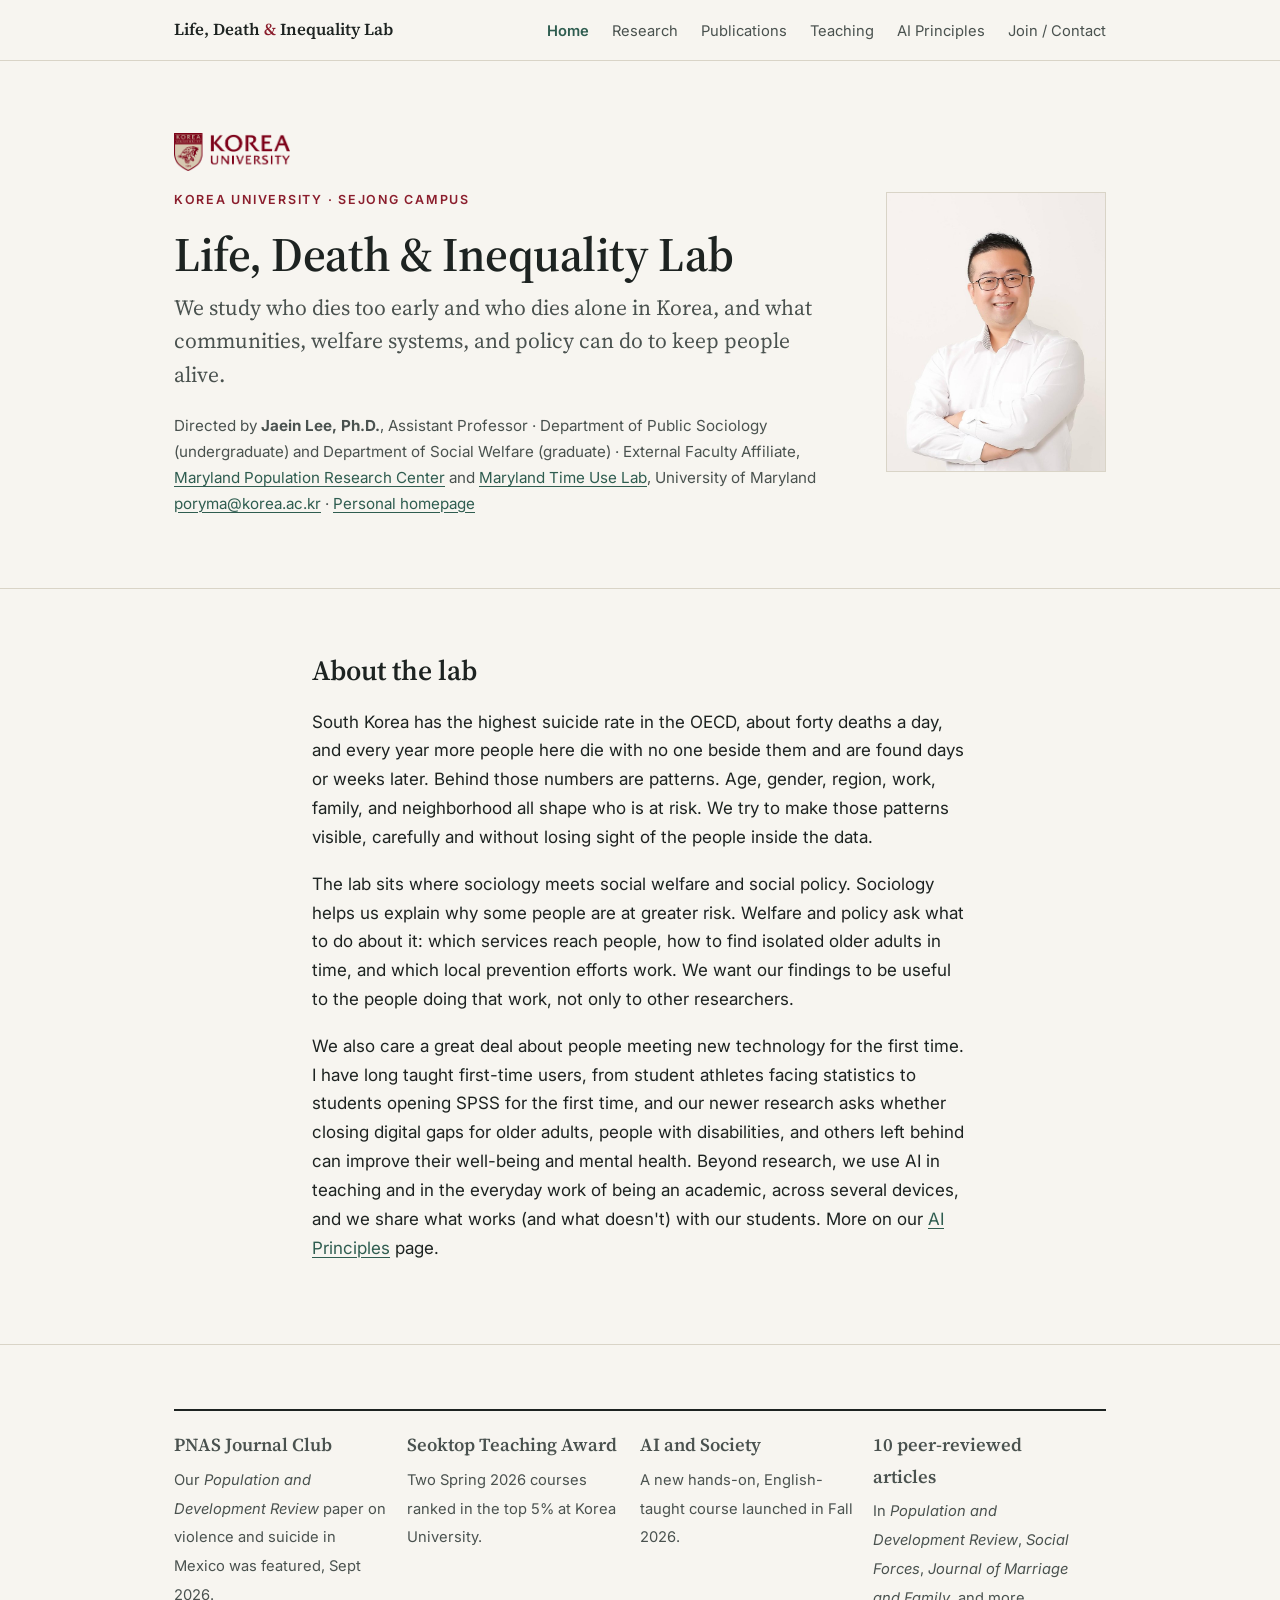
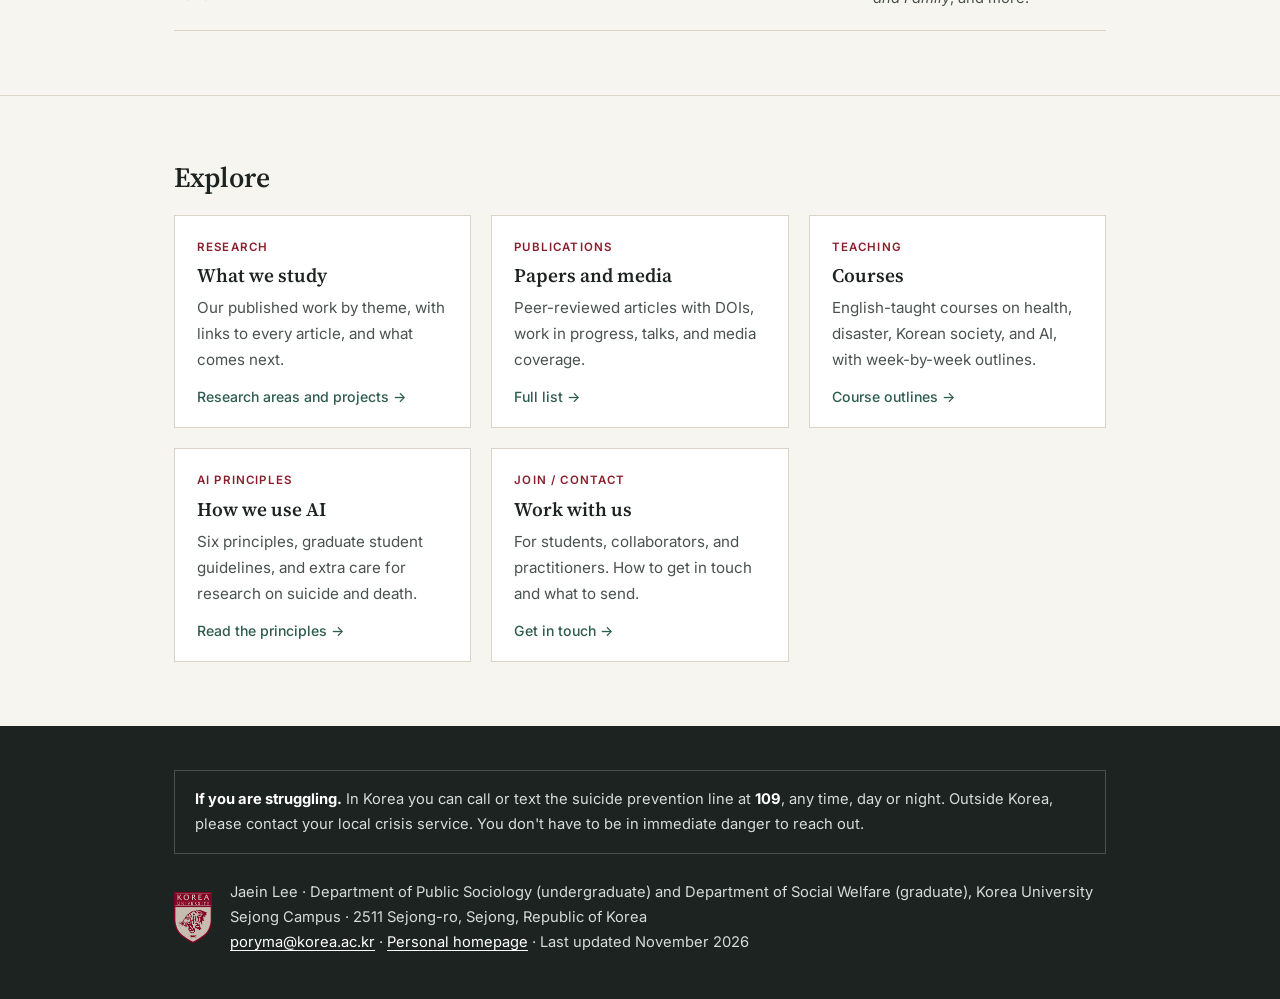
<file: index.html>
<!DOCTYPE html>
<html lang="en">
<head>
  <meta charset="utf-8">
  <meta name="viewport" content="width=device-width, initial-scale=1">
  <title>Life, Death & Inequality Lab · Jaein Lee · Korea University</title>
  <meta name="description" content="Jaein Lee&#x27;s lab at Korea University Sejong: suicide, solitary death, mental health, and inequality in mortality, from sociology, social welfare, and social policy.">
  <link rel="preconnect" href="https://fonts.googleapis.com">
  <link rel="preconnect" href="https://fonts.gstatic.com" crossorigin>
  <link href="https://fonts.googleapis.com/css2?family=Inter:wght@400;500;600&family=Source+Serif+4:opsz,wght@8..60,400;8..60,600&display=swap" rel="stylesheet">
  <link rel="stylesheet" href="style.css?v=20261127b">
</head>
<body>

<header class="site">
  <div class="wrap">
    <a class="brand" href="index.html">Life, Death <span>&amp;</span> Inequality Lab</a>
    <nav>
      <a href="index.html" class="active" aria-current="page">Home</a>
      <a href="research.html">Research</a>
      <a href="publications.html">Publications</a>
      <a href="teaching.html">Teaching</a>
      <a href="ai.html">AI Principles</a>
      <a href="join.html">Join / Contact</a>
    </nav>
  </div>
</header>

<main>
  <div class="hero">
    <div class="wrap hero-grid">
      <div>
        <a class="ku-sig" href="https://sejong.korea.ac.kr/" title="Korea University Sejong Campus"><img src="img/ku-signature.png" alt="Korea University" width="116" height="38"></a>
        <div class="kicker">Korea University · Sejong Campus</div>
        <h1>Life, Death &amp; Inequality Lab</h1>
        <p class="lede">We study who dies too early and who dies alone in Korea, and what communities, welfare systems, and policy can do to keep people alive.</p>
        <p class="meta">Directed by <strong>Jaein Lee, Ph.D.</strong>, Assistant Professor · Department of Public Sociology (undergraduate) and Department of Social Welfare (graduate) · External Faculty Affiliate, <a href="https://www.popcenter.umd.edu/people">Maryland Population Research Center</a> and <a href="https://socy.umd.edu/research/maryland-time-use-laboratory/people">Maryland Time Use Lab</a>, University of Maryland<br>
          <a href="mailto:poryma@korea.ac.kr">poryma@korea.ac.kr</a> · <a href="https://poryma.github.io/">Personal homepage</a></p>
      </div>
      <img class="portrait" src="photo.jpg" alt="Portrait of Jaein Lee" width="714" height="1000">
    </div>
  </div>

  <section>
    <div class="wrap prose">
      <h2>About the lab</h2>
      <p>South Korea has the highest suicide rate in the OECD, about forty deaths a day, and every year more people here die with no one beside them and are found days or weeks later. Behind those numbers are patterns. Age, gender, region, work, family, and neighborhood all shape who is at risk. We try to make those patterns visible, carefully and without losing sight of the people inside the data.</p>
      <p>The lab sits where sociology meets social welfare and social policy. Sociology helps us explain why some people are at greater risk. Welfare and policy ask what to do about it: which services reach people, how to find isolated older adults in time, and which local prevention efforts work. We want our findings to be useful to the people doing that work, not only to other researchers.</p>
      <p>We also care a great deal about people meeting new technology for the first time. I have long taught first-time users, from student athletes facing statistics to students opening SPSS for the first time, and our newer research asks whether closing digital gaps for older adults, people with disabilities, and others left behind can improve their well-being and mental health. Beyond research, we use AI in teaching and in the everyday work of being an academic, across several devices, and we share what works (and what doesn't) with our students. More on our <a href="ai.html">AI Principles</a> page.</p>
    </div>
  </section>

  <section>
    <div class="wrap">
      <div class="highlights">
        <div><span class="big">PNAS Journal Club</span><span>Our <em>Population and Development Review</em> paper on violence and suicide in Mexico was featured, Sept 2026.</span></div>
        <div><span class="big">Seoktop Teaching Award</span><span>Two Spring 2026 courses ranked in the top 5% at Korea University.</span></div>
        <div><span class="big">AI and Society</span><span>A new hands-on, English-taught course launched in Fall 2026.</span></div>
        <div><span class="big">10 peer-reviewed articles</span><span>In <em>Population and Development Review</em>, <em>Social Forces</em>, <em>Journal of Marriage and Family</em>, and more.</span></div>
      </div>
    </div>
  </section>

  <section>
    <div class="wrap">
      <h2>Explore</h2>
      <div class="cards">
        <a class="card" href="research.html"><div class="label">Research</div><h3>What we study</h3><p>Our published work by theme, with links to every article, and what comes next.</p><span class="more">Research areas and projects →</span></a>
        <a class="card" href="publications.html"><div class="label">Publications</div><h3>Papers and media</h3><p>Peer-reviewed articles with DOIs, work in progress, talks, and media coverage.</p><span class="more">Full list →</span></a>
        <a class="card" href="teaching.html"><div class="label">Teaching</div><h3>Courses</h3><p>English-taught courses on health, disaster, Korean society, and AI, with week-by-week outlines.</p><span class="more">Course outlines →</span></a>
        <a class="card" href="ai.html"><div class="label">AI Principles</div><h3>How we use AI</h3><p>Six principles, graduate student guidelines, and extra care for research on suicide and death.</p><span class="more">Read the principles →</span></a>
        <a class="card" href="join.html"><div class="label">Join / Contact</div><h3>Work with us</h3><p>For students, collaborators, and practitioners. How to get in touch and what to send.</p><span class="more">Get in touch →</span></a>
      </div>
    </div>
  </section>

</main>

<footer class="site">
  <div class="wrap">
    <div class="care">
      <strong>If you are struggling.</strong> In Korea you can call or text the suicide prevention line at <strong>109</strong>, any time, day or night. Outside Korea, please contact your local crisis service. You don't have to be in immediate danger to reach out.
    </div>
    <div class="ku-row"><a href="https://sejong.korea.ac.kr/" class="ku-mark" title="Korea University Sejong Campus"><img src="img/ku-emblem.png" alt="Korea University emblem" width="38" height="51"></a>
    <p>Jaein Lee · Department of Public Sociology (undergraduate) and Department of Social Welfare (graduate), Korea University Sejong Campus · 2511 Sejong-ro, Sejong, Republic of Korea<br>
      <a href="mailto:poryma@korea.ac.kr">poryma@korea.ac.kr</a> · <a href="https://poryma.github.io/">Personal homepage</a> · Last updated November 2026</p></div>
  </div>
</footer>

</body>
</html>
</file>
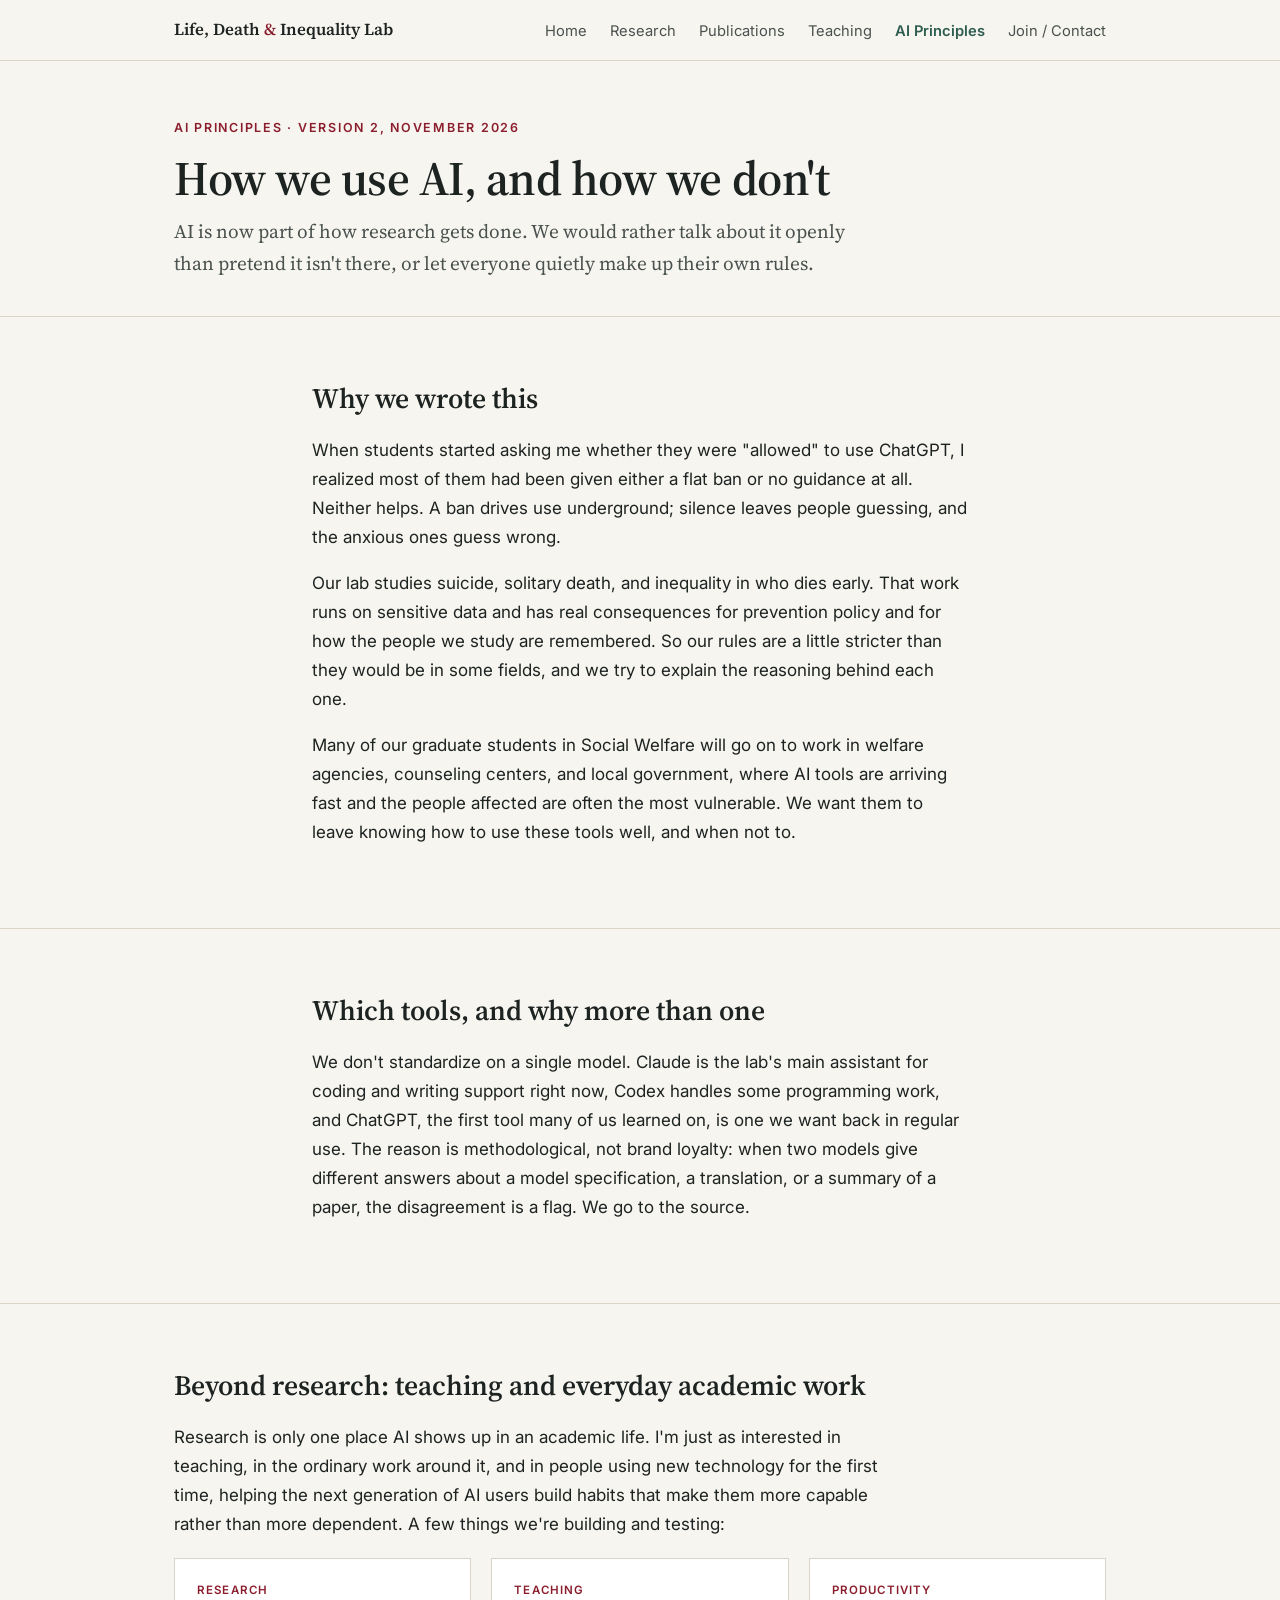
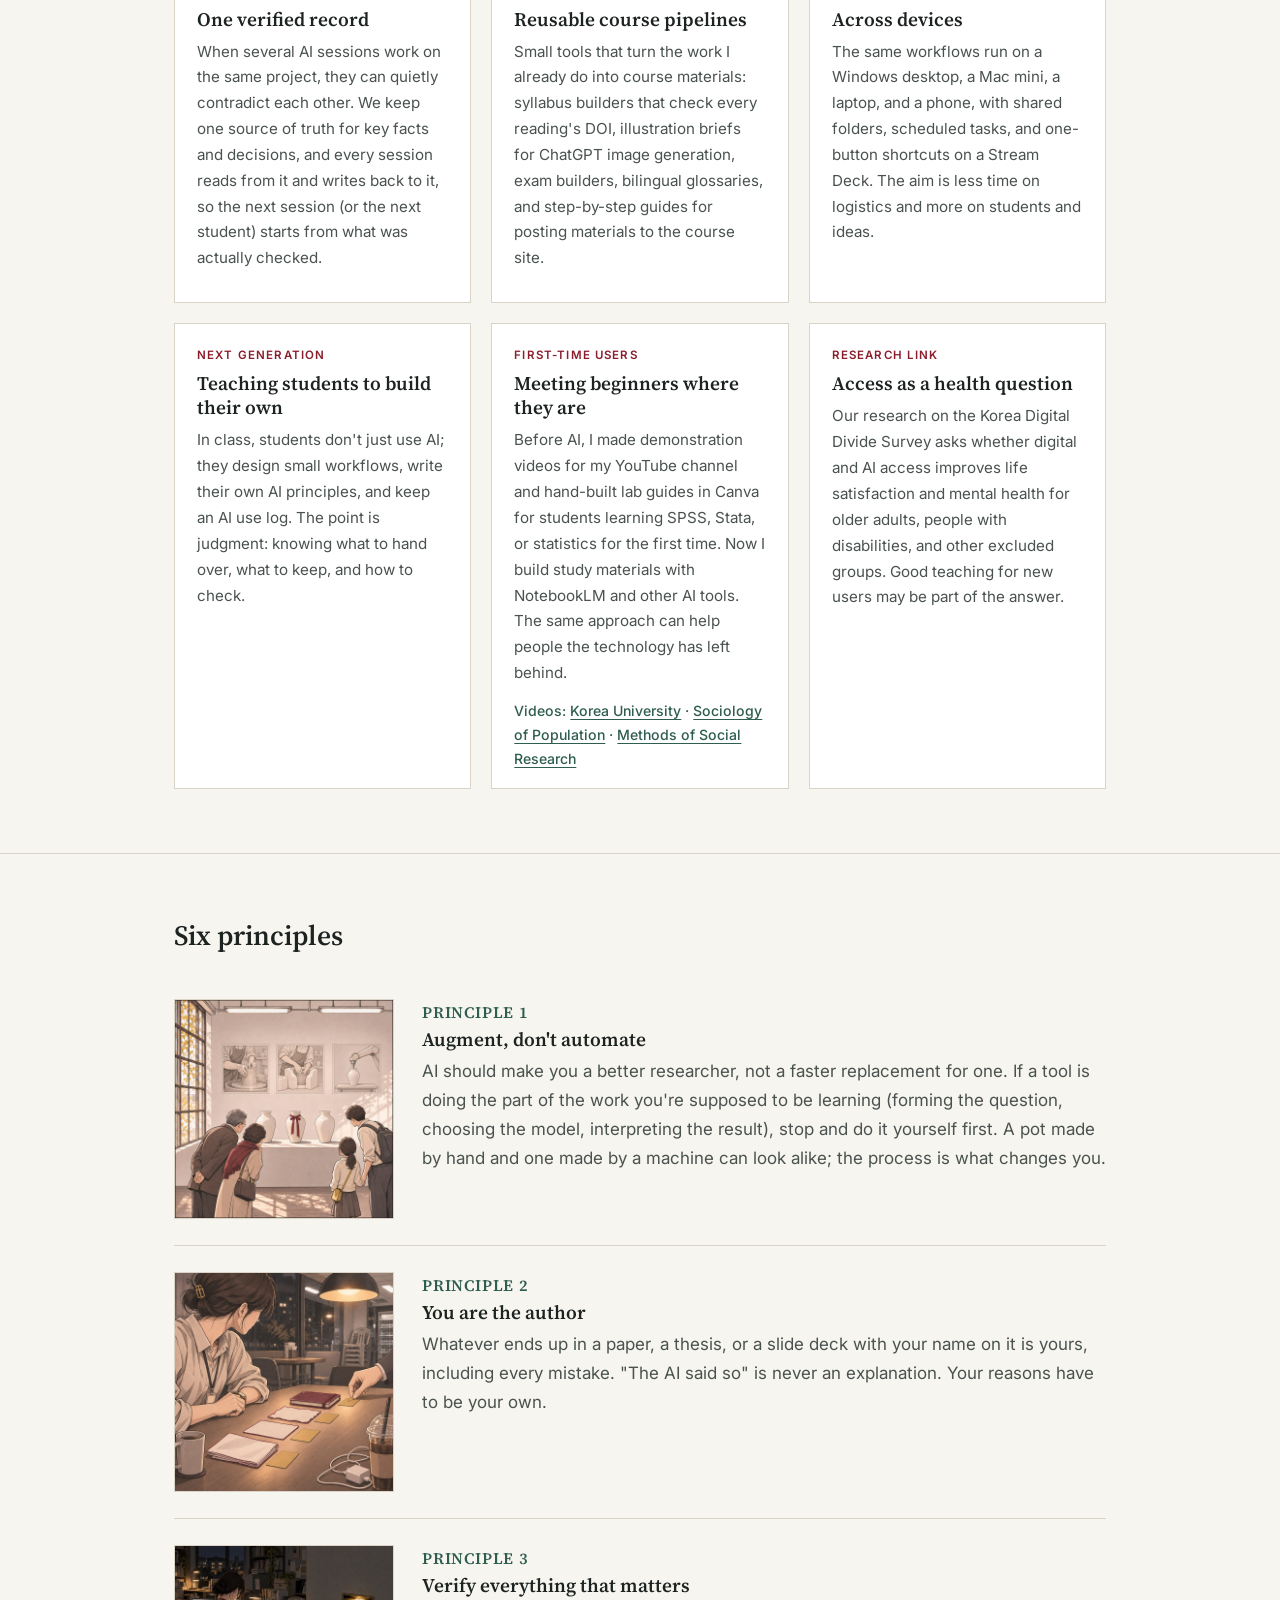
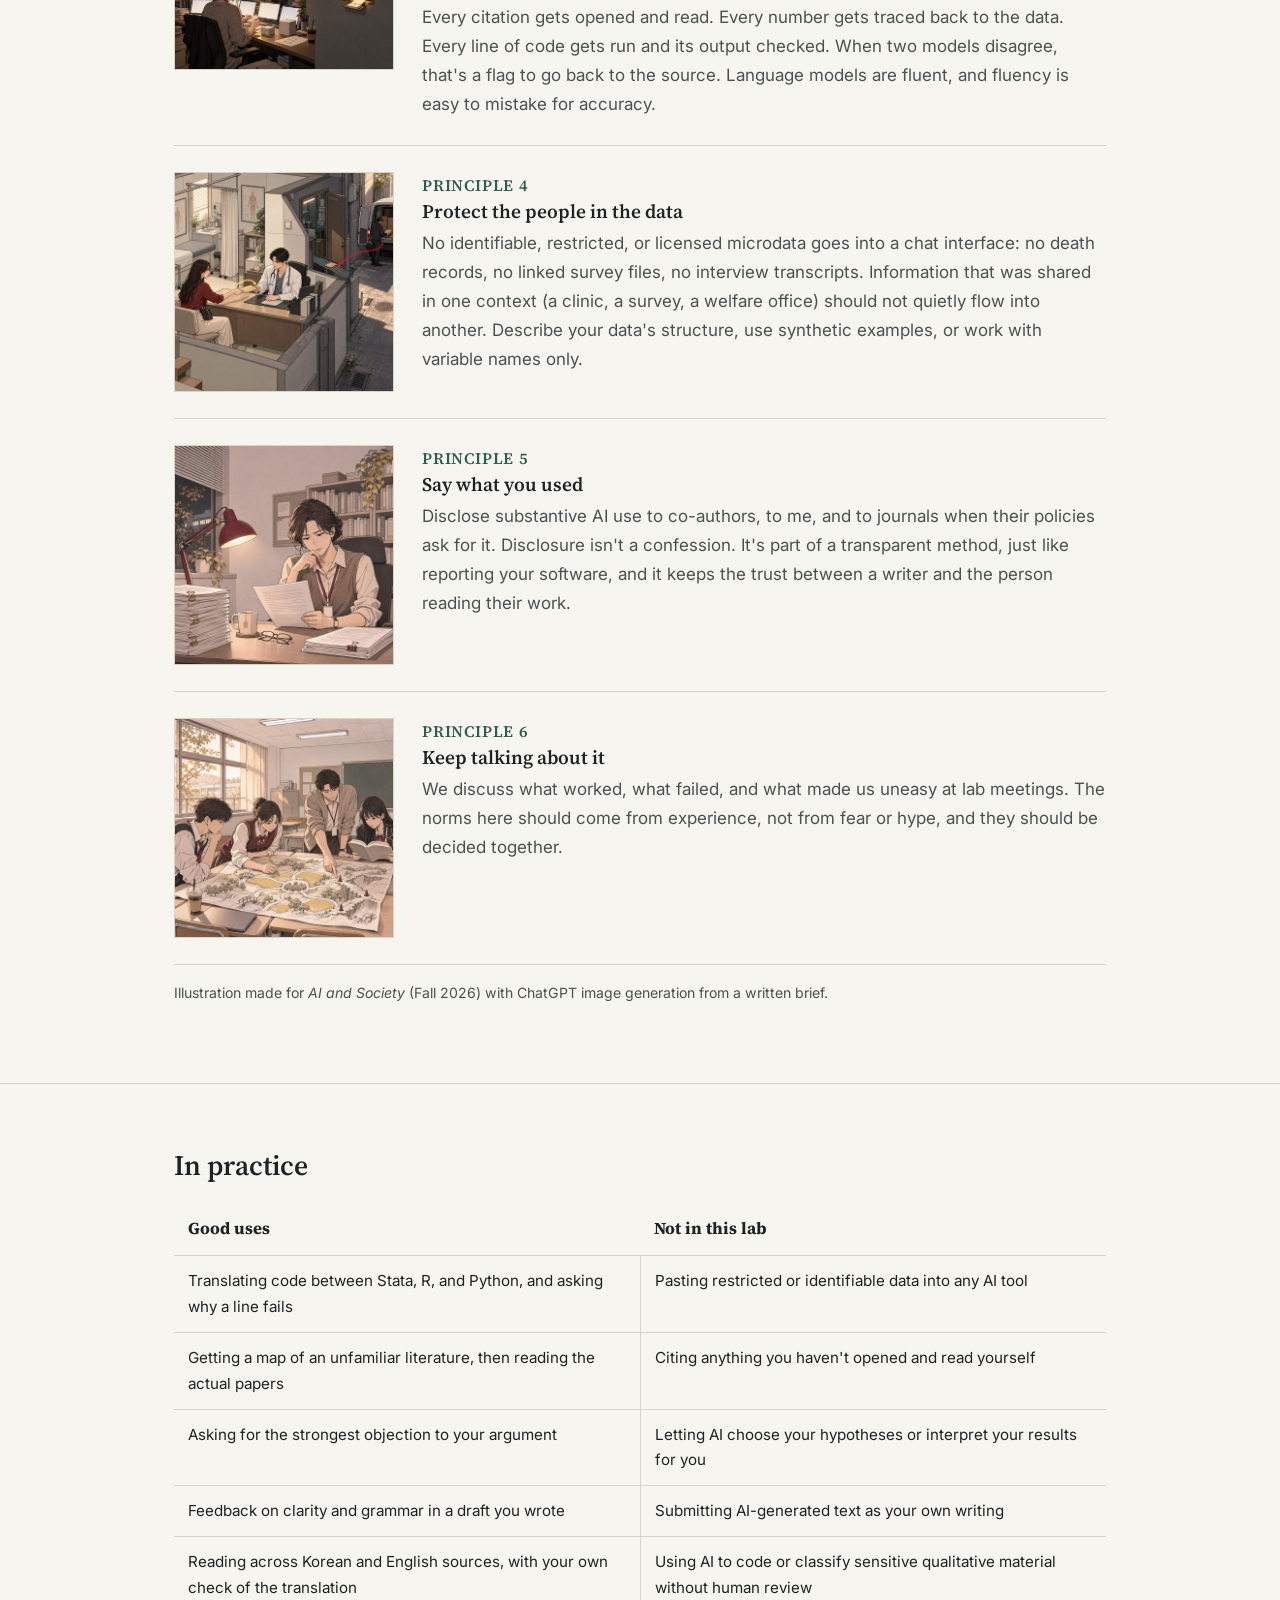
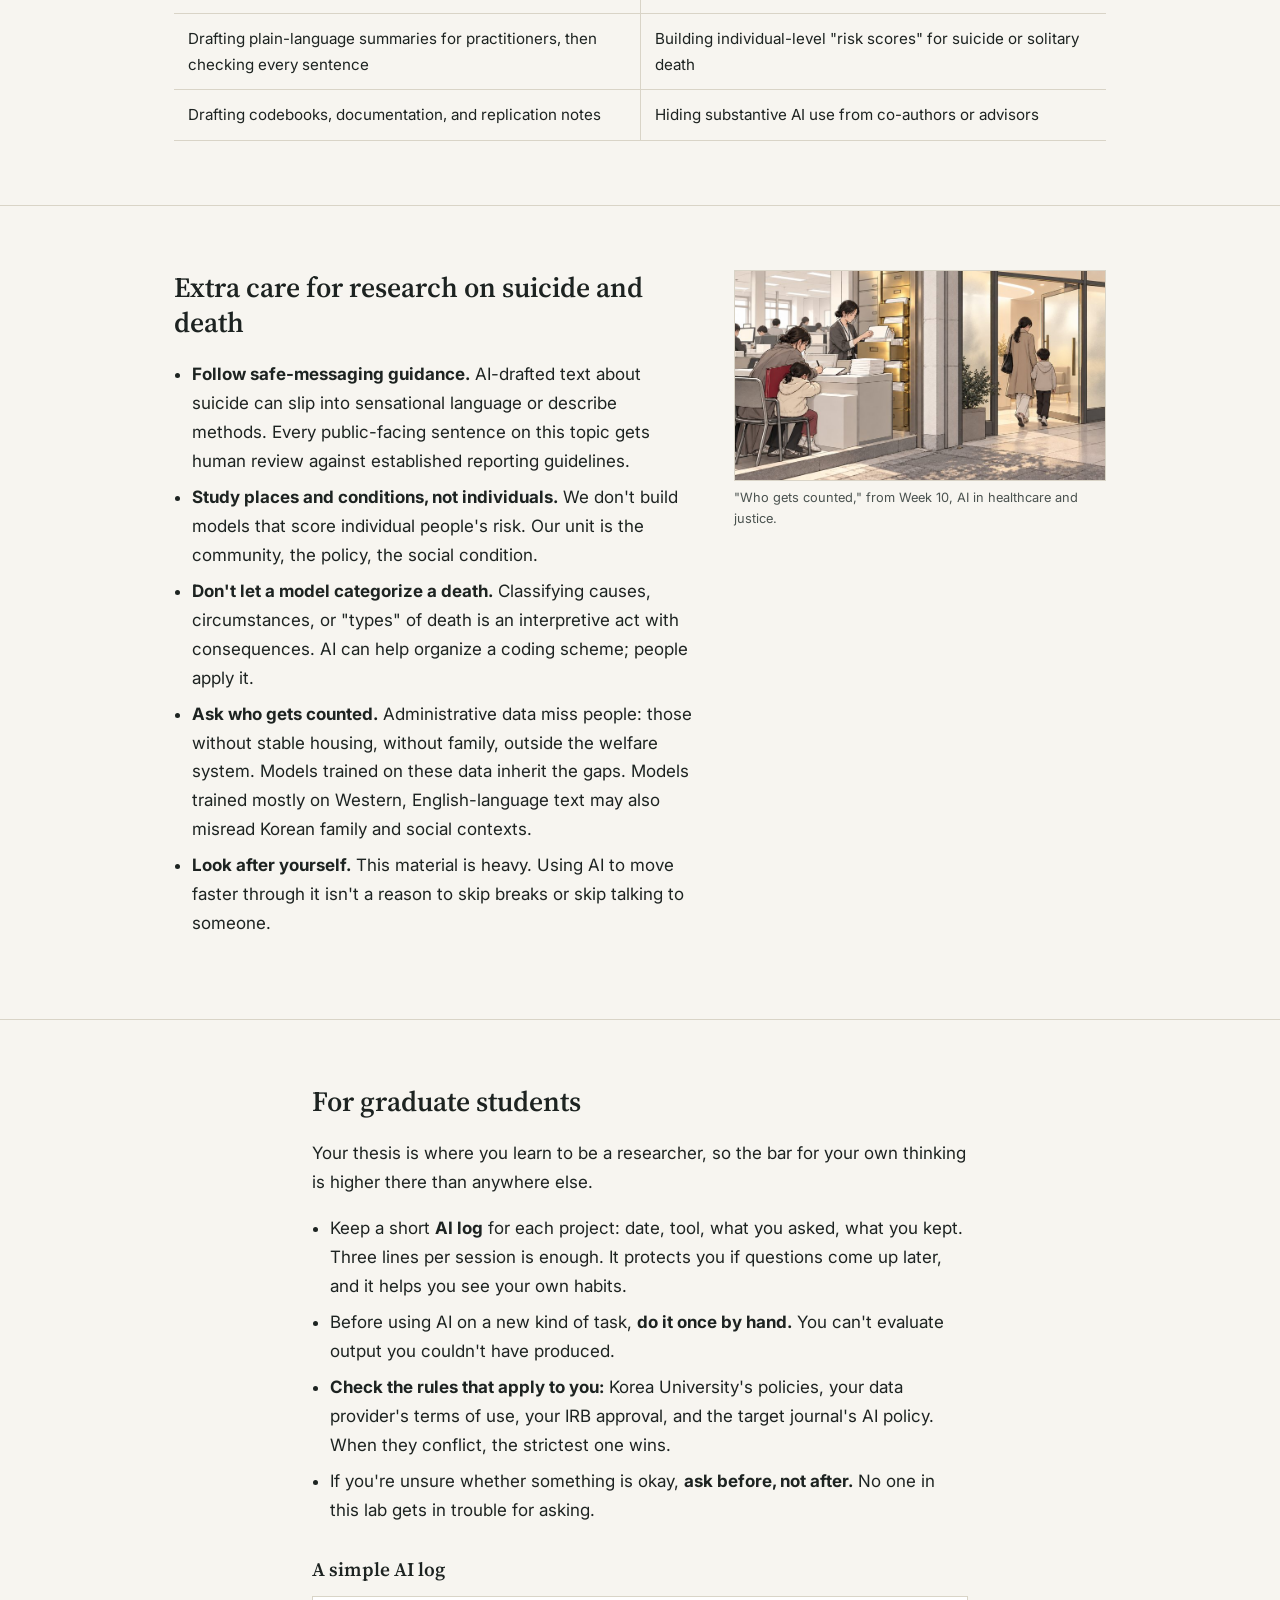
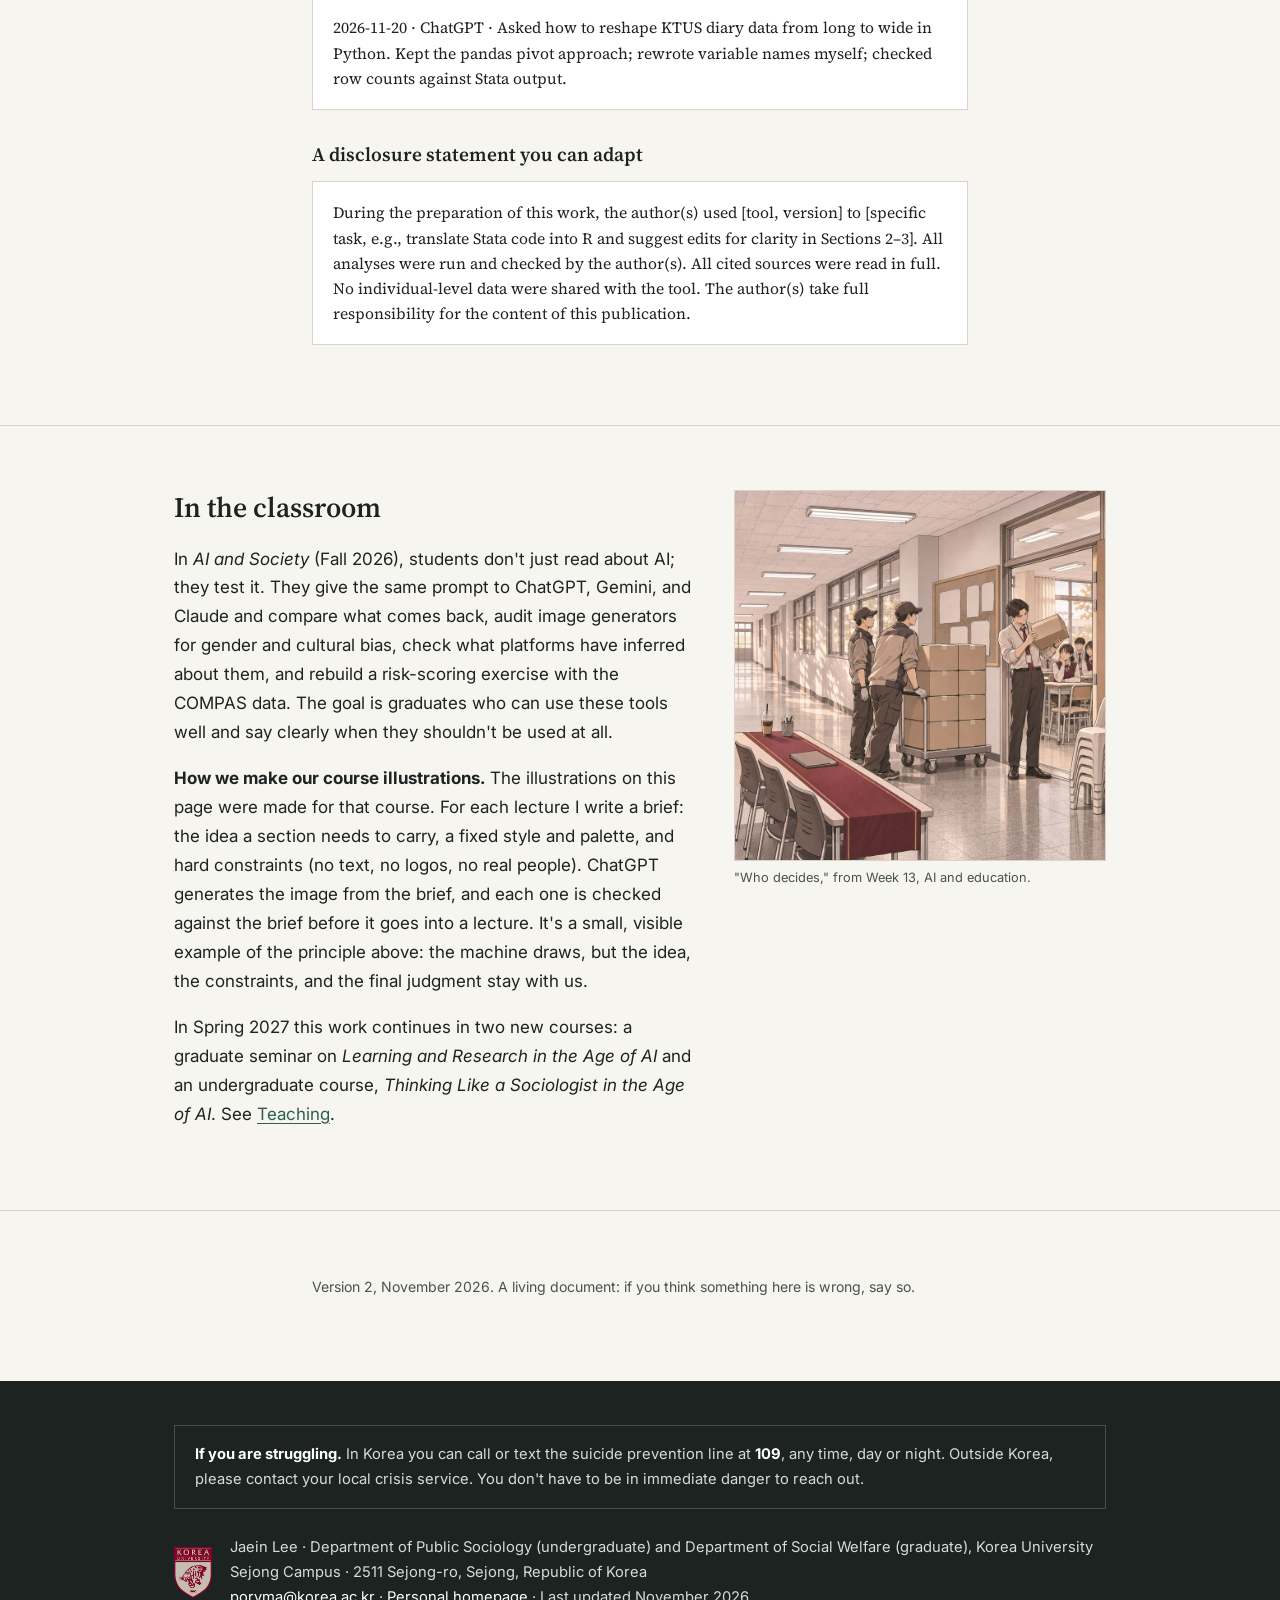
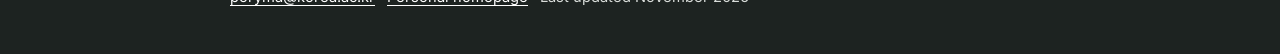
<file: ai.html>
<!DOCTYPE html>
<html lang="en">
<head>
  <meta charset="utf-8">
  <meta name="viewport" content="width=device-width, initial-scale=1">
  <title>AI Principles & Graduate Student Guidelines · Life, Death & Inequality Lab</title>
  <meta name="description" content="How the Life, Death &amp; Inequality Lab uses AI in research and teaching, and what we ask of graduate students.">
  <link rel="preconnect" href="https://fonts.googleapis.com">
  <link rel="preconnect" href="https://fonts.gstatic.com" crossorigin>
  <link href="https://fonts.googleapis.com/css2?family=Inter:wght@400;500;600&family=Source+Serif+4:opsz,wght@8..60,400;8..60,600&display=swap" rel="stylesheet">
  <link rel="stylesheet" href="style.css?v=20261127b">
</head>
<body>

<header class="site">
  <div class="wrap">
    <a class="brand" href="index.html">Life, Death <span>&amp;</span> Inequality Lab</a>
    <nav>
      <a href="index.html">Home</a>
      <a href="research.html">Research</a>
      <a href="publications.html">Publications</a>
      <a href="teaching.html">Teaching</a>
      <a href="ai.html" class="active" aria-current="page">AI Principles</a>
      <a href="join.html">Join / Contact</a>
    </nav>
  </div>
</header>

<main>
  <div class="page-head"><div class="wrap">
    <div class="kicker">AI Principles · Version 2, November 2026</div>
    <h1>How we use AI, and how we don't</h1>
    <p class="lede">AI is now part of how research gets done. We would rather talk about it openly than pretend it isn't there, or let everyone quietly make up their own rules.</p>
  </div></div>
  <section><div class="wrap prose">
    <h2>Why we wrote this</h2>
    <p>When students started asking me whether they were "allowed" to use ChatGPT, I realized most of them had been given either a flat ban or no guidance at all. Neither helps. A ban drives use underground; silence leaves people guessing, and the anxious ones guess wrong.</p>
    <p>Our lab studies suicide, solitary death, and inequality in who dies early. That work runs on sensitive data and has real consequences for prevention policy and for how the people we study are remembered. So our rules are a little stricter than they would be in some fields, and we try to explain the reasoning behind each one.</p>
    <p>Many of our graduate students in Social Welfare will go on to work in welfare agencies, counseling centers, and local government, where AI tools are arriving fast and the people affected are often the most vulnerable. We want them to leave knowing how to use these tools well, and when not to.</p>
  </div></section>

  <section><div class="wrap prose">
    <h2>Which tools, and why more than one</h2>
    <p>We don't standardize on a single model. Claude is the lab's main assistant for coding and writing support right now, Codex handles some programming work, and ChatGPT, the first tool many of us learned on, is one we want back in regular use. The reason is methodological, not brand loyalty: when two models give different answers about a model specification, a translation, or a summary of a paper, the disagreement is a flag. We go to the source.</p>
  </div></section>

  <section><div class="wrap">
    <h2>Beyond research: teaching and everyday academic work</h2>
    <p class="prose" style="margin-top:0">Research is only one place AI shows up in an academic life. I'm just as interested in teaching, in the ordinary work around it, and in people using new technology for the first time, helping the next generation of AI users build habits that make them more capable rather than more dependent. A few things we're building and testing:</p>
    <div class="cards" style="margin-top:1.2rem">
      <div class="card"><div class="label">Research</div><h3>One verified record</h3><p>When several AI sessions work on the same project, they can quietly contradict each other. We keep one source of truth for key facts and decisions, and every session reads from it and writes back to it, so the next session (or the next student) starts from what was actually checked.</p></div>
      <div class="card"><div class="label">Teaching</div><h3>Reusable course pipelines</h3><p>Small tools that turn the work I already do into course materials: syllabus builders that check every reading's DOI, illustration briefs for ChatGPT image generation, exam builders, bilingual glossaries, and step-by-step guides for posting materials to the course site.</p></div>
      <div class="card"><div class="label">Productivity</div><h3>Across devices</h3><p>The same workflows run on a Windows desktop, a Mac mini, a laptop, and a phone, with shared folders, scheduled tasks, and one-button shortcuts on a Stream Deck. The aim is less time on logistics and more on students and ideas.</p></div>
      <div class="card"><div class="label">Next generation</div><h3>Teaching students to build their own</h3><p>In class, students don't just use AI; they design small workflows, write their own AI principles, and keep an AI use log. The point is judgment: knowing what to hand over, what to keep, and how to check.</p></div>
      <div class="card"><div class="label">First-time users</div><h3>Meeting beginners where they are</h3><p>Before AI, I made demonstration videos for my YouTube channel and hand-built lab guides in Canva for students learning SPSS, Stata, or statistics for the first time. Now I build study materials with NotebookLM and other AI tools. The same approach can help people the technology has left behind.</p><span class="more">Videos: <a href="https://www.youtube.com/playlist?list=PLT_yLoX9iV3z0Dq5wKkNaNpIkCsq6q5jn">Korea University</a> · <a href="https://www.youtube.com/playlist?list=PLT_yLoX9iV3wjOgipyoqv70NP0fW5u2yA">Sociology of Population</a> · <a href="https://www.youtube.com/playlist?list=PLT_yLoX9iV3yNIEeYGL_NvZF92yjsvWzT">Methods of Social Research</a></span></div>
      <div class="card"><div class="label">Research link</div><h3>Access as a health question</h3><p>Our research on the Korea Digital Divide Survey asks whether digital and AI access improves life satisfaction and mental health for older adults, people with disabilities, and other excluded groups. Good teaching for new users may be part of the answer.</p></div>
    </div>
  </div></section>

  <section><div class="wrap">
    <h2>Six principles</h2>
    <div class="principle-row">
      <figure class="ill"><img src="img/different-process.jpg" alt="Course illustration for the principle: Augment, don't automate" loading="lazy"></figure>
      <div><div class="n">PRINCIPLE 1</div><h3>Augment, don't automate</h3><p>AI should make you a better researcher, not a faster replacement for one. If a tool is doing the part of the work you're supposed to be learning (forming the question, choosing the model, interpreting the result), stop and do it yourself first. A pot made by hand and one made by a machine can look alike; the process is what changes you.</p></div>
    </div>
    <div class="principle-row">
      <figure class="ill"><img src="img/your-reasons.jpg" alt="Course illustration for the principle: You are the author" loading="lazy"></figure>
      <div><div class="n">PRINCIPLE 2</div><h3>You are the author</h3><p>Whatever ends up in a paper, a thesis, or a slide deck with your name on it is yours, including every mistake. "The AI said so" is never an explanation. Your reasons have to be your own.</p></div>
    </div>
    <div class="principle-row">
      <figure class="ill"><img src="img/outside-audit.jpg" alt="Course illustration for the principle: Verify everything that matters" loading="lazy"></figure>
      <div><div class="n">PRINCIPLE 3</div><h3>Verify everything that matters</h3><p>Every citation gets opened and read. Every number gets traced back to the data. Every line of code gets run and its output checked. When two models disagree, that's a flag to go back to the source. Language models are fluent, and fluency is easy to mistake for accuracy.</p></div>
    </div>
    <div class="principle-row">
      <figure class="ill"><img src="img/information-flow.jpg" alt="Course illustration for the principle: Protect the people in the data" loading="lazy"></figure>
      <div><div class="n">PRINCIPLE 4</div><h3>Protect the people in the data</h3><p>No identifiable, restricted, or licensed microdata goes into a chat interface: no death records, no linked survey files, no interview transcripts. Information that was shared in one context (a clinic, a survey, a welfare office) should not quietly flow into another. Describe your data's structure, use synthetic examples, or work with variable names only.</p></div>
    </div>
    <div class="principle-row">
      <figure class="ill"><img src="img/the-marker.jpg" alt="Course illustration for the principle: Say what you used" loading="lazy"></figure>
      <div><div class="n">PRINCIPLE 5</div><h3>Say what you used</h3><p>Disclose substantive AI use to co-authors, to me, and to journals when their policies ask for it. Disclosure isn't a confession. It's part of a transparent method, just like reporting your software, and it keeps the trust between a writer and the person reading their work.</p></div>
    </div>
    <div class="principle-row">
      <figure class="ill"><img src="img/map-of-uses.jpg" alt="Course illustration for the principle: Keep talking about it" loading="lazy"></figure>
      <div><div class="n">PRINCIPLE 6</div><h3>Keep talking about it</h3><p>We discuss what worked, what failed, and what made us uneasy at lab meetings. The norms here should come from experience, not from fear or hype, and they should be decided together.</p></div>
    </div>
    <p class="note" style="margin-top:1rem">Illustration made for <em>AI and Society</em> (Fall 2026) with ChatGPT image generation from a written brief.</p>
  </div></section>

  <section><div class="wrap">
    <h2>In practice</h2>
    <table class="uses">
      <tr><th>Good uses</th><th>Not in this lab</th></tr>
      <tr><td>Translating code between Stata, R, and Python, and asking why a line fails</td><td>Pasting restricted or identifiable data into any AI tool</td></tr>
      <tr><td>Getting a map of an unfamiliar literature, then reading the actual papers</td><td>Citing anything you haven't opened and read yourself</td></tr>
      <tr><td>Asking for the strongest objection to your argument</td><td>Letting AI choose your hypotheses or interpret your results for you</td></tr>
      <tr><td>Feedback on clarity and grammar in a draft you wrote</td><td>Submitting AI-generated text as your own writing</td></tr>
      <tr><td>Reading across Korean and English sources, with your own check of the translation</td><td>Using AI to code or classify sensitive qualitative material without human review</td></tr>
      <tr><td>Drafting plain-language summaries for practitioners, then checking every sentence</td><td>Building individual-level "risk scores" for suicide or solitary death</td></tr>
      <tr><td>Drafting codebooks, documentation, and replication notes</td><td>Hiding substantive AI use from co-authors or advisors</td></tr>
    </table>
  </div></section>

  <section><div class="wrap split">
    <div class="prose">
      <h2>Extra care for research on suicide and death</h2>
      <ul class="plain">
        <li><strong>Follow safe-messaging guidance.</strong> AI-drafted text about suicide can slip into sensational language or describe methods. Every public-facing sentence on this topic gets human review against established reporting guidelines.</li>
        <li><strong>Study places and conditions, not individuals.</strong> We don't build models that score individual people's risk. Our unit is the community, the policy, the social condition.</li>
        <li><strong>Don't let a model categorize a death.</strong> Classifying causes, circumstances, or "types" of death is an interpretive act with consequences. AI can help organize a coding scheme; people apply it.</li>
        <li><strong>Ask who gets counted.</strong> Administrative data miss people: those without stable housing, without family, outside the welfare system. Models trained on these data inherit the gaps. Models trained mostly on Western, English-language text may also misread Korean family and social contexts.</li>
        <li><strong>Look after yourself.</strong> This material is heavy. Using AI to move faster through it isn't a reason to skip breaks or skip talking to someone.</li>
      </ul>
    </div>
    <figure class="ill"><img src="img/who-gets-counted.jpg" alt="Course illustration: who gets counted" loading="lazy"><figcaption>"Who gets counted," from Week 10, AI in healthcare and justice.</figcaption></figure>
  </div></section>

  <section><div class="wrap prose">
    <h2>For graduate students</h2>
    <p>Your thesis is where you learn to be a researcher, so the bar for your own thinking is higher there than anywhere else.</p>
    <ul class="plain">
      <li>Keep a short <strong>AI log</strong> for each project: date, tool, what you asked, what you kept. Three lines per session is enough. It protects you if questions come up later, and it helps you see your own habits.</li>
      <li>Before using AI on a new kind of task, <strong>do it once by hand.</strong> You can't evaluate output you couldn't have produced.</li>
      <li><strong>Check the rules that apply to you:</strong> Korea University's policies, your data provider's terms of use, your IRB approval, and the target journal's AI policy. When they conflict, the strictest one wins.</li>
      <li>If you're unsure whether something is okay, <strong>ask before, not after.</strong> No one in this lab gets in trouble for asking.</li>
    </ul>
    <h3 style="margin-top:2rem">A simple AI log</h3>
    <pre class="template">2026-11-20 · ChatGPT · Asked how to reshape KTUS diary data from long to wide in Python. Kept the pandas pivot approach; rewrote variable names myself; checked row counts against Stata output.</pre>
    <h3 style="margin-top:2rem">A disclosure statement you can adapt</h3>
    <pre class="template">During the preparation of this work, the author(s) used [tool, version] to [specific task, e.g., translate Stata code into R and suggest edits for clarity in Sections 2–3]. All analyses were run and checked by the author(s). All cited sources were read in full. No individual-level data were shared with the tool. The author(s) take full responsibility for the content of this publication.</pre>
  </div></section>

  <section><div class="wrap split">
    <div class="prose">
      <h2>In the classroom</h2>
      <p>In <em>AI and Society</em> (Fall 2026), students don't just read about AI; they test it. They give the same prompt to ChatGPT, Gemini, and Claude and compare what comes back, audit image generators for gender and cultural bias, check what platforms have inferred about them, and rebuild a risk-scoring exercise with the COMPAS data. The goal is graduates who can use these tools well and say clearly when they shouldn't be used at all.</p>
      <p><strong>How we make our course illustrations.</strong> The illustrations on this page were made for that course. For each lecture I write a brief: the idea a section needs to carry, a fixed style and palette, and hard constraints (no text, no logos, no real people). ChatGPT generates the image from the brief, and each one is checked against the brief before it goes into a lecture. It's a small, visible example of the principle above: the machine draws, but the idea, the constraints, and the final judgment stay with us.</p>
      <p>In Spring 2027 this work continues in two new courses: a graduate seminar on <em>Learning and Research in the Age of AI</em> and an undergraduate course, <em>Thinking Like a Sociologist in the Age of AI</em>. See <a href="teaching.html">Teaching</a>.</p>
    </div>
    <figure class="ill"><img src="img/who-decides.jpg" alt="Course illustration: who decides" loading="lazy"><figcaption>"Who decides," from Week 13, AI and education.</figcaption></figure>
  </div></section>

  <section><div class="wrap prose"><p class="note">Version 2, November 2026. A living document: if you think something here is wrong, say so.</p></div></section>

</main>

<footer class="site">
  <div class="wrap">
    <div class="care">
      <strong>If you are struggling.</strong> In Korea you can call or text the suicide prevention line at <strong>109</strong>, any time, day or night. Outside Korea, please contact your local crisis service. You don't have to be in immediate danger to reach out.
    </div>
    <div class="ku-row"><a href="https://sejong.korea.ac.kr/" class="ku-mark" title="Korea University Sejong Campus"><img src="img/ku-emblem.png" alt="Korea University emblem" width="38" height="51"></a>
    <p>Jaein Lee · Department of Public Sociology (undergraduate) and Department of Social Welfare (graduate), Korea University Sejong Campus · 2511 Sejong-ro, Sejong, Republic of Korea<br>
      <a href="mailto:poryma@korea.ac.kr">poryma@korea.ac.kr</a> · <a href="https://poryma.github.io/">Personal homepage</a> · Last updated November 2026</p></div>
  </div>
</footer>

</body>
</html>
</file>
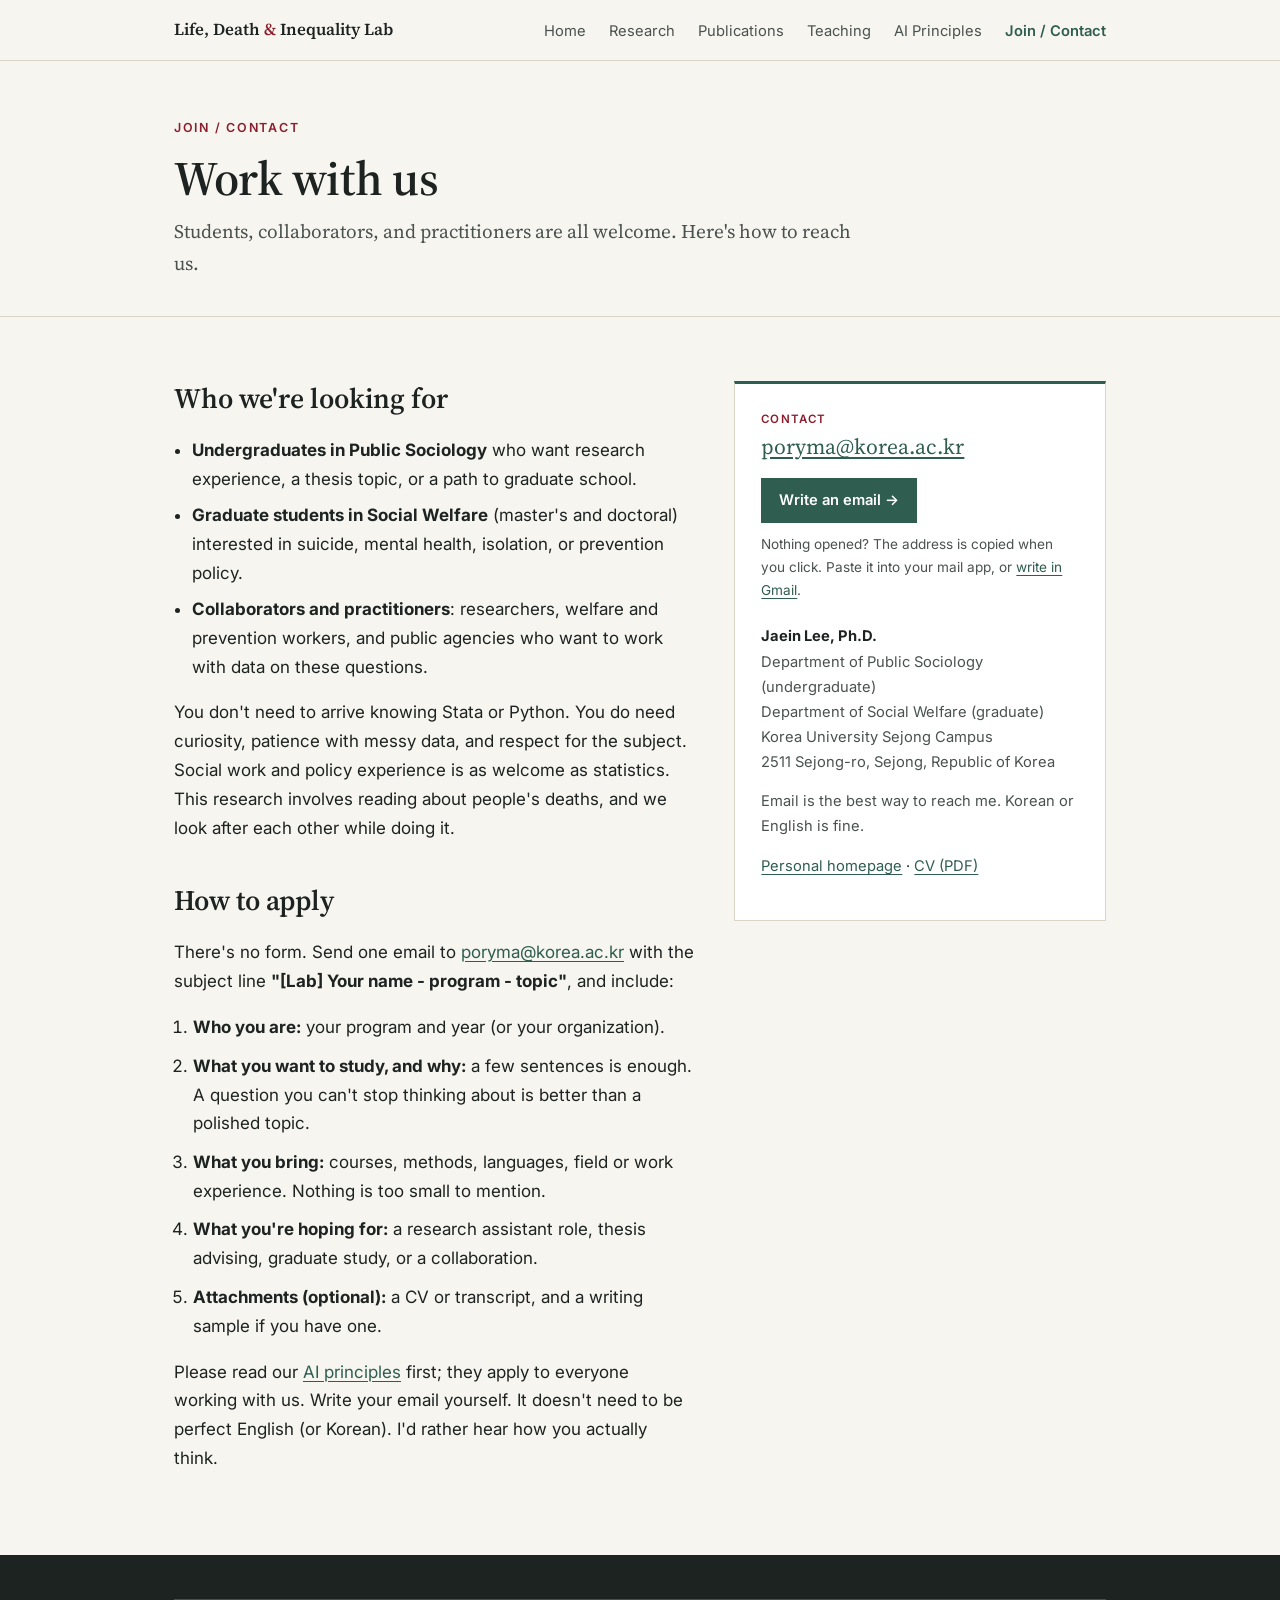
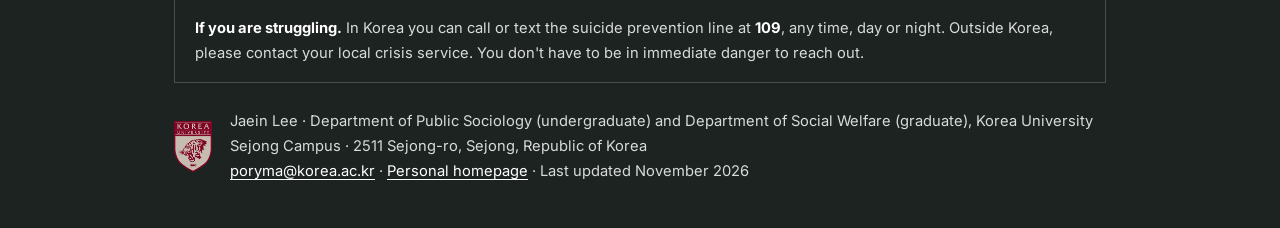
<file: join.html>
<!DOCTYPE html>
<html lang="en">
<head>
  <meta charset="utf-8">
  <meta name="viewport" content="width=device-width, initial-scale=1">
  <title>Join / Contact · Life, Death & Inequality Lab</title>
  <meta name="description" content="How students, collaborators, and practitioners can contact and join the lab.">
  <link rel="preconnect" href="https://fonts.googleapis.com">
  <link rel="preconnect" href="https://fonts.gstatic.com" crossorigin>
  <link href="https://fonts.googleapis.com/css2?family=Inter:wght@400;500;600&family=Source+Serif+4:opsz,wght@8..60,400;8..60,600&display=swap" rel="stylesheet">
  <link rel="stylesheet" href="style.css?v=20261127b">
</head>
<body>

<header class="site">
  <div class="wrap">
    <a class="brand" href="index.html">Life, Death <span>&amp;</span> Inequality Lab</a>
    <nav>
      <a href="index.html">Home</a>
      <a href="research.html">Research</a>
      <a href="publications.html">Publications</a>
      <a href="teaching.html">Teaching</a>
      <a href="ai.html">AI Principles</a>
      <a href="join.html" class="active" aria-current="page">Join / Contact</a>
    </nav>
  </div>
</header>

<main>
  <div class="page-head"><div class="wrap">
    <div class="kicker">Join / Contact</div>
    <h1>Work with us</h1>
    <p class="lede">Students, collaborators, and practitioners are all welcome. Here's how to reach us.</p>
  </div></div>
  <section><div class="wrap split">
    <div class="prose">
      <h2>Who we're looking for</h2>
      <ul class="plain">
        <li><strong>Undergraduates in Public Sociology</strong> who want research experience, a thesis topic, or a path to graduate school.</li>
        <li><strong>Graduate students in Social Welfare</strong> (master's and doctoral) interested in suicide, mental health, isolation, or prevention policy.</li>
        <li><strong>Collaborators and practitioners</strong>: researchers, welfare and prevention workers, and public agencies who want to work with data on these questions.</li>
      </ul>
      <p>You don't need to arrive knowing Stata or Python. You do need curiosity, patience with messy data, and respect for the subject. Social work and policy experience is as welcome as statistics. This research involves reading about people's deaths, and we look after each other while doing it.</p>

      <h2 style="margin-top:2.5rem">How to apply</h2>
      <p>There's no form. Send one email to <a href="mailto:poryma@korea.ac.kr">poryma@korea.ac.kr</a> with the subject line <strong>"[Lab] Your name - program - topic"</strong>, and include:</p>
      <ol class="steps">
        <li><strong>Who you are:</strong> your program and year (or your organization).</li>
        <li><strong>What you want to study, and why:</strong> a few sentences is enough. A question you can't stop thinking about is better than a polished topic.</li>
        <li><strong>What you bring:</strong> courses, methods, languages, field or work experience. Nothing is too small to mention.</li>
        <li><strong>What you're hoping for:</strong> a research assistant role, thesis advising, graduate study, or a collaboration.</li>
        <li><strong>Attachments (optional):</strong> a CV or transcript, and a writing sample if you have one.</li>
      </ol>
      <p>Please read our <a href="ai.html">AI principles</a> first; they apply to everyone working with us. Write your email yourself. It doesn't need to be perfect English (or Korean). I'd rather hear how you actually think.</p>
    </div>
    <aside>
      <div class="contact-card">
        <div class="label" style="font-size:.72rem;text-transform:uppercase;letter-spacing:.1em;color:var(--crimson);font-weight:600">Contact</div>
        <div class="email"><a href="mailto:poryma@korea.ac.kr">poryma@korea.ac.kr</a></div>
        <a class="button" id="mailbtn" href="mailto:poryma@korea.ac.kr?subject=%5BLab%5D%20Your%20name%20-%20program%20-%20topic">Write an email →</a>
        <p id="mailnote" style="font-size:.85rem;color:var(--ink-soft);margin:.6rem 0 0">Nothing opened? The address is copied when you click. Paste it into your mail app, or <a href="https://mail.google.com/mail/?view=cm&amp;to=poryma@korea.ac.kr&amp;su=%5BLab%5D%20Your%20name%20-%20program%20-%20topic" target="_blank" rel="noopener">write in Gmail</a>.</p>
        <script>document.getElementById("mailbtn").addEventListener("click",function(){if(navigator.clipboard){navigator.clipboard.writeText("poryma@korea.ac.kr").then(function(){var n=document.getElementById("mailnote");n.firstChild.textContent="Address copied: poryma@korea.ac.kr. If no mail app opened, paste it into your mail app, or ";}).catch(function(){});}});</script>
        <p style="margin-top:1.4rem;font-size:.92rem;color:var(--ink-soft)"><strong style="color:var(--ink)">Jaein Lee, Ph.D.</strong><br>Department of Public Sociology (undergraduate)<br>Department of Social Welfare (graduate)<br>Korea University Sejong Campus<br>2511 Sejong-ro, Sejong, Republic of Korea</p>
        <p style="font-size:.92rem;color:var(--ink-soft)">Email is the best way to reach me. Korean or English is fine.</p>
        <p style="font-size:.92rem"><a href="https://poryma.github.io/">Personal homepage</a> · <a href="https://poryma.github.io/Jaein_Lee_CV.pdf">CV (PDF)</a></p>
      </div>
    </aside>
  </div></section>

</main>

<footer class="site">
  <div class="wrap">
    <div class="care">
      <strong>If you are struggling.</strong> In Korea you can call or text the suicide prevention line at <strong>109</strong>, any time, day or night. Outside Korea, please contact your local crisis service. You don't have to be in immediate danger to reach out.
    </div>
    <div class="ku-row"><a href="https://sejong.korea.ac.kr/" class="ku-mark" title="Korea University Sejong Campus"><img src="img/ku-emblem.png" alt="Korea University emblem" width="38" height="51"></a>
    <p>Jaein Lee · Department of Public Sociology (undergraduate) and Department of Social Welfare (graduate), Korea University Sejong Campus · 2511 Sejong-ro, Sejong, Republic of Korea<br>
      <a href="mailto:poryma@korea.ac.kr">poryma@korea.ac.kr</a> · <a href="https://poryma.github.io/">Personal homepage</a> · Last updated November 2026</p></div>
  </div>
</footer>

</body>
</html>
</file>
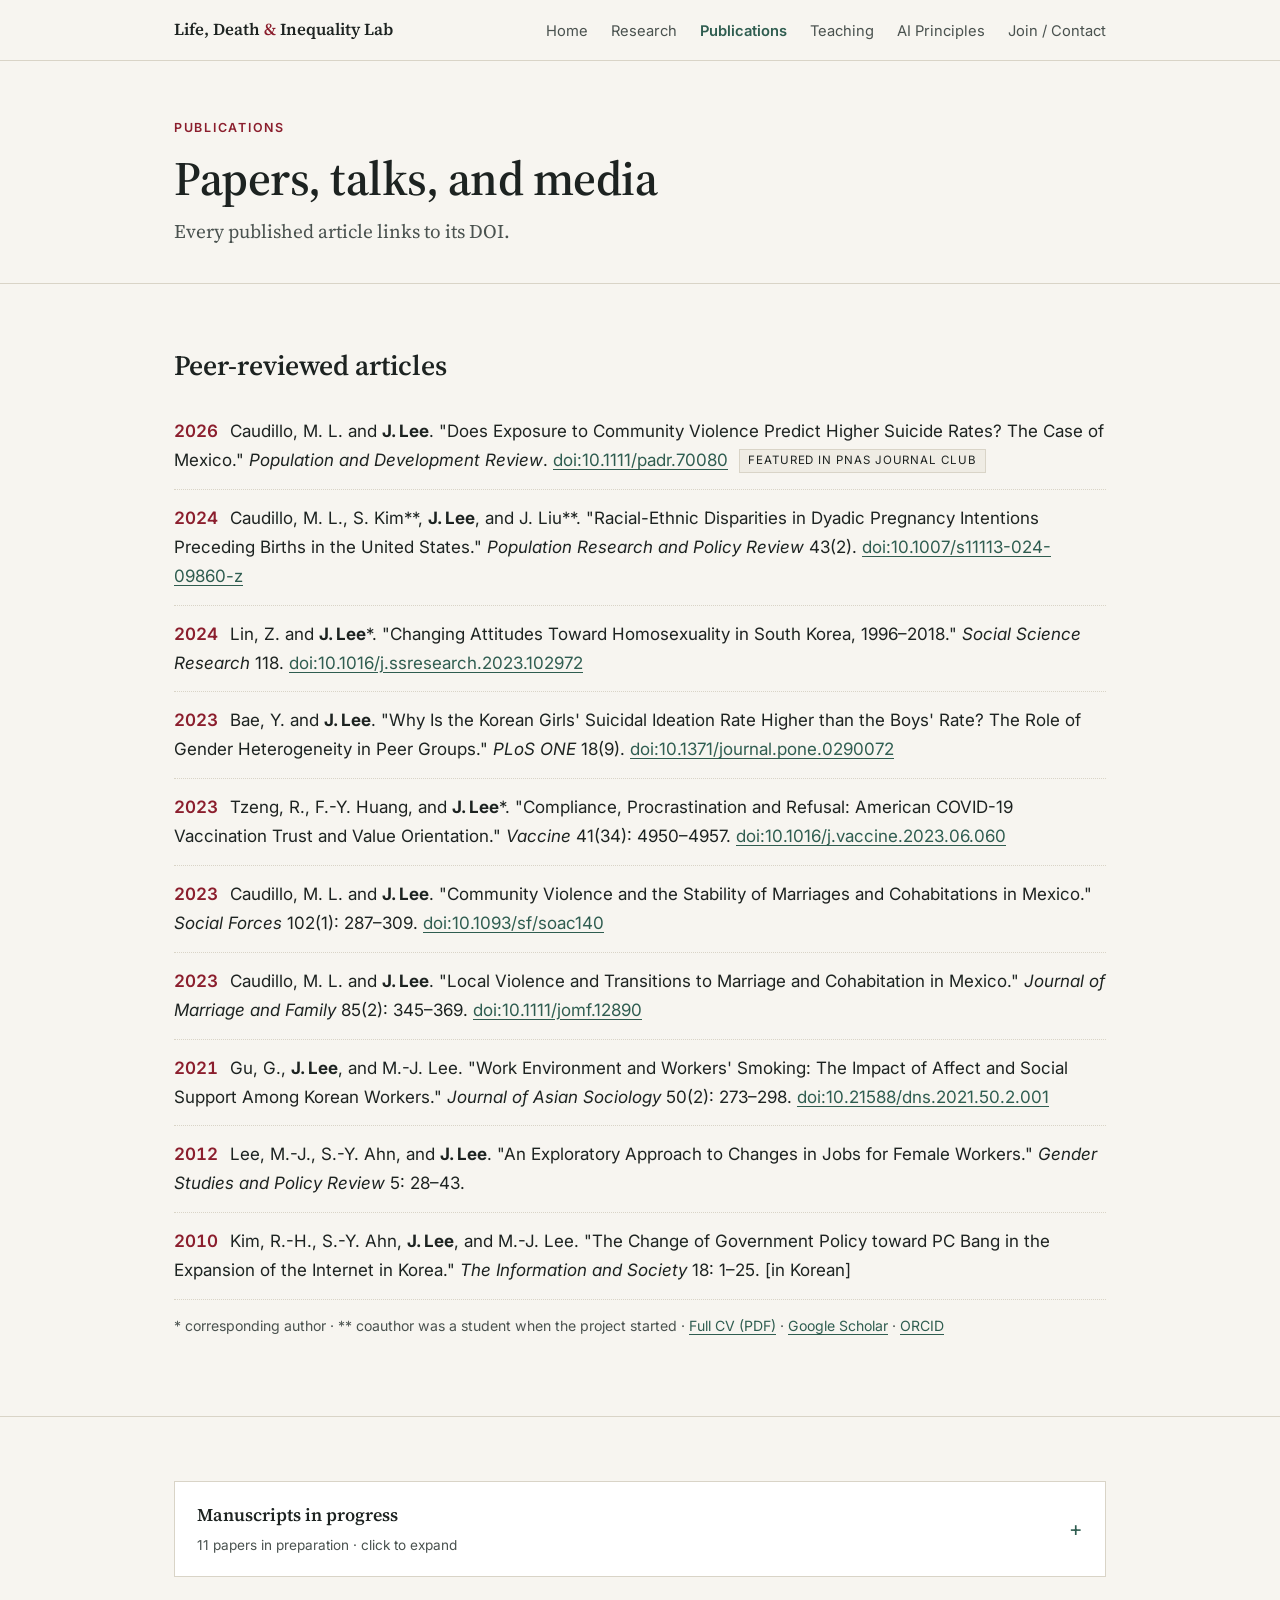
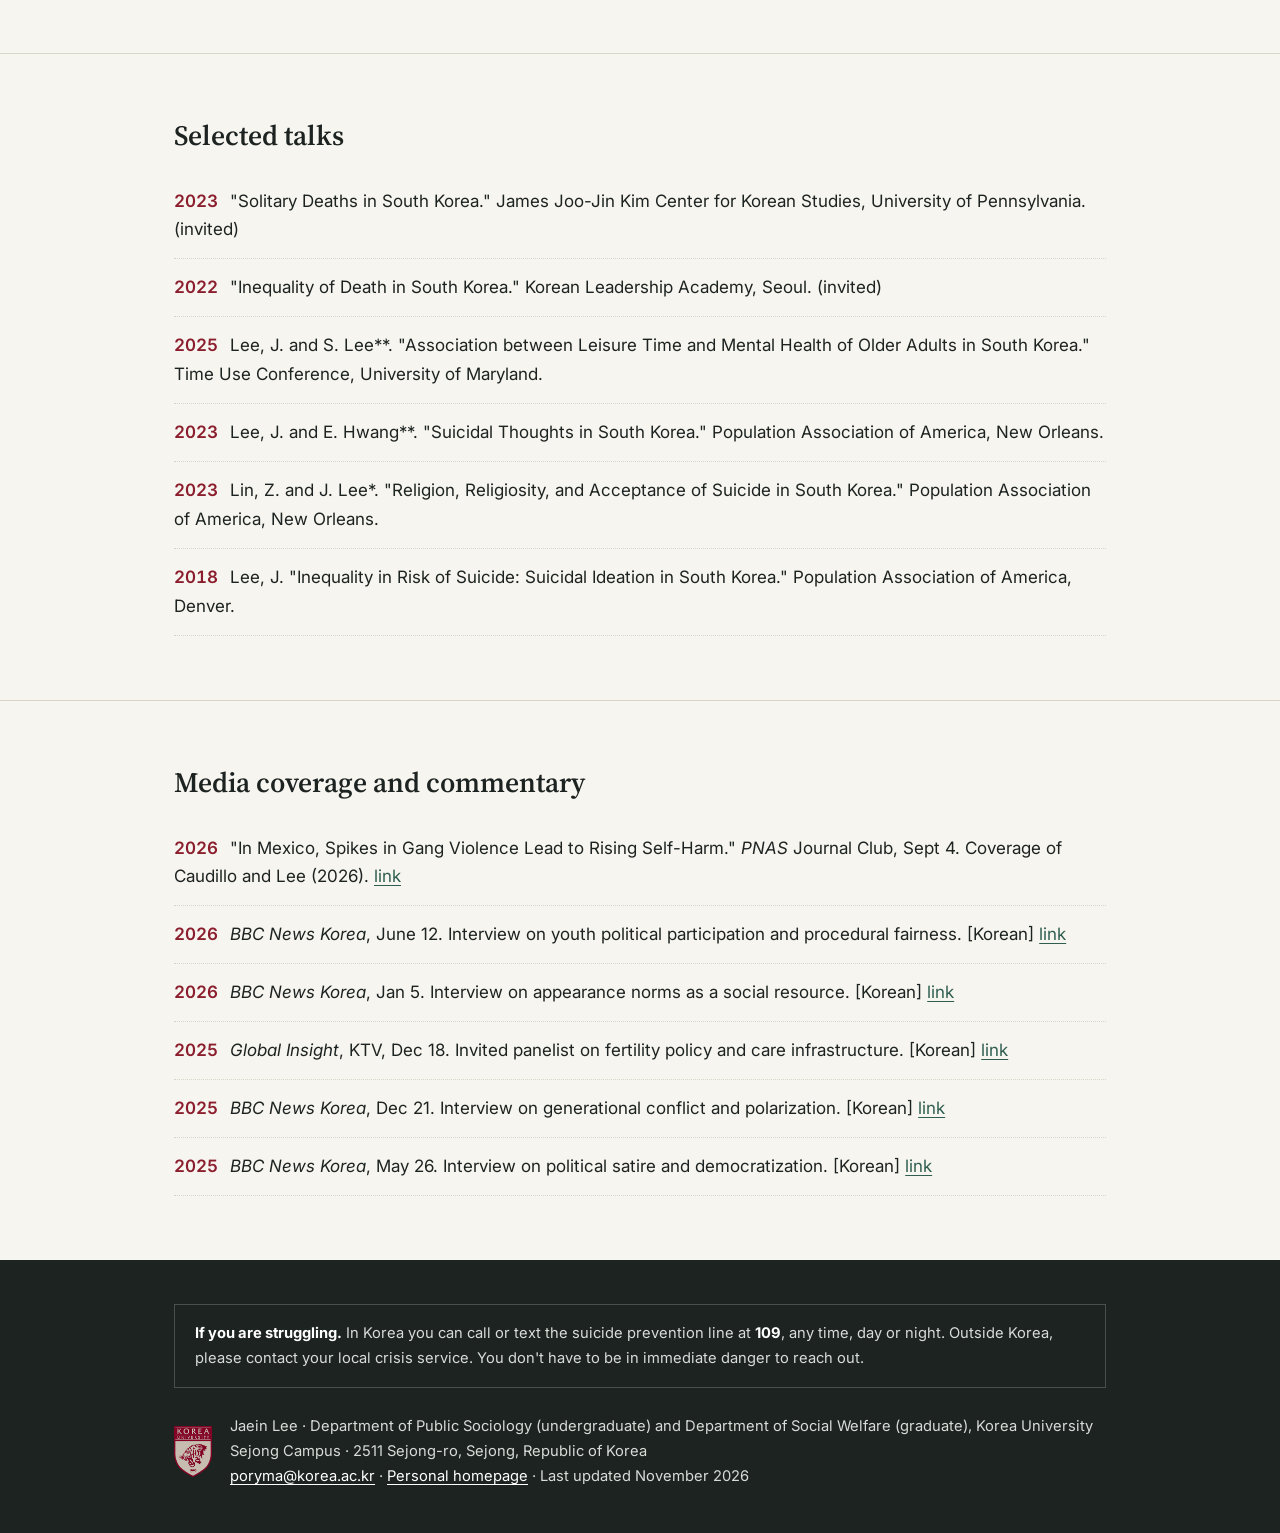
<file: publications.html>
<!DOCTYPE html>
<html lang="en">
<head>
  <meta charset="utf-8">
  <meta name="viewport" content="width=device-width, initial-scale=1">
  <title>Publications · Life, Death & Inequality Lab</title>
  <meta name="description" content="Peer-reviewed publications with DOIs, manuscripts in progress, talks, and media coverage.">
  <link rel="preconnect" href="https://fonts.googleapis.com">
  <link rel="preconnect" href="https://fonts.gstatic.com" crossorigin>
  <link href="https://fonts.googleapis.com/css2?family=Inter:wght@400;500;600&family=Source+Serif+4:opsz,wght@8..60,400;8..60,600&display=swap" rel="stylesheet">
  <link rel="stylesheet" href="style.css?v=20261127b">
</head>
<body>

<header class="site">
  <div class="wrap">
    <a class="brand" href="index.html">Life, Death <span>&amp;</span> Inequality Lab</a>
    <nav>
      <a href="index.html">Home</a>
      <a href="research.html">Research</a>
      <a href="publications.html" class="active" aria-current="page">Publications</a>
      <a href="teaching.html">Teaching</a>
      <a href="ai.html">AI Principles</a>
      <a href="join.html">Join / Contact</a>
    </nav>
  </div>
</header>

<main>
  <div class="page-head"><div class="wrap">
    <div class="kicker">Publications</div>
    <h1>Papers, talks, and media</h1>
    <p class="lede">Every published article links to its DOI.</p>
  </div></div>
  <section><div class="wrap"><h2>Peer-reviewed articles</h2><ol class="pubs"><li><span class="yr">2026</span> Caudillo, M. L. and <strong>J. Lee</strong>. "Does Exposure to Community Violence Predict Higher Suicide Rates? The Case of Mexico." <em>Population and Development Review</em>. <a href="https://doi.org/10.1111/padr.70080">doi:10.1111/padr.70080</a> <span class="tag">Featured in PNAS Journal Club</span></li><li><span class="yr">2024</span> Caudillo, M. L., S. Kim**, <strong>J. Lee</strong>, and J. Liu**. "Racial-Ethnic Disparities in Dyadic Pregnancy Intentions Preceding Births in the United States." <em>Population Research and Policy Review</em> 43(2). <a href="https://doi.org/10.1007/s11113-024-09860-z">doi:10.1007/s11113-024-09860-z</a> </li><li><span class="yr">2024</span> Lin, Z. and <strong>J. Lee</strong>*. "Changing Attitudes Toward Homosexuality in South Korea, 1996–2018." <em>Social Science Research</em> 118. <a href="https://doi.org/10.1016/j.ssresearch.2023.102972">doi:10.1016/j.ssresearch.2023.102972</a> </li><li><span class="yr">2023</span> Bae, Y. and <strong>J. Lee</strong>. "Why Is the Korean Girls' Suicidal Ideation Rate Higher than the Boys' Rate? The Role of Gender Heterogeneity in Peer Groups." <em>PLoS ONE</em> 18(9). <a href="https://doi.org/10.1371/journal.pone.0290072">doi:10.1371/journal.pone.0290072</a> </li><li><span class="yr">2023</span> Tzeng, R., F.-Y. Huang, and <strong>J. Lee</strong>*. "Compliance, Procrastination and Refusal: American COVID-19 Vaccination Trust and Value Orientation." <em>Vaccine</em> 41(34): 4950–4957. <a href="https://doi.org/10.1016/j.vaccine.2023.06.060">doi:10.1016/j.vaccine.2023.06.060</a> </li><li><span class="yr">2023</span> Caudillo, M. L. and <strong>J. Lee</strong>. "Community Violence and the Stability of Marriages and Cohabitations in Mexico." <em>Social Forces</em> 102(1): 287–309. <a href="https://doi.org/10.1093/sf/soac140">doi:10.1093/sf/soac140</a> </li><li><span class="yr">2023</span> Caudillo, M. L. and <strong>J. Lee</strong>. "Local Violence and Transitions to Marriage and Cohabitation in Mexico." <em>Journal of Marriage and Family</em> 85(2): 345–369. <a href="https://doi.org/10.1111/jomf.12890">doi:10.1111/jomf.12890</a> </li><li><span class="yr">2021</span> Gu, G., <strong>J. Lee</strong>, and M.-J. Lee. "Work Environment and Workers' Smoking: The Impact of Affect and Social Support Among Korean Workers." <em>Journal of Asian Sociology</em> 50(2): 273–298. <a href="https://doi.org/10.21588/dns.2021.50.2.001">doi:10.21588/dns.2021.50.2.001</a> </li><li><span class="yr">2012</span> Lee, M.-J., S.-Y. Ahn, and <strong>J. Lee</strong>. "An Exploratory Approach to Changes in Jobs for Female Workers." <em>Gender Studies and Policy Review</em> 5: 28–43.  </li><li><span class="yr">2010</span> Kim, R.-H., S.-Y. Ahn, <strong>J. Lee</strong>, and M.-J. Lee. "The Change of Government Policy toward PC Bang in the Expansion of the Internet in Korea." <em>The Information and Society</em> 18: 1–25. [in Korean]  </li></ol><p class="note">* corresponding author · ** coauthor was a student when the project started · <a href="https://poryma.github.io/Jaein_Lee_CV.pdf">Full CV (PDF)</a> · <a href="https://scholar.google.com/citations?hl=en&amp;user=dPQl3akAAAAJ">Google Scholar</a> · <a href="https://orcid.org/0000-0002-4575-5285">ORCID</a></p></div></section>
  <section><div class="wrap"><details class="course"><summary><span class="t">Manuscripts in progress</span><span class="m">11 papers in preparation · click to expand</span><span class="chev">+</span></summary><div class="body"><ul class="acts" style="margin-top:14px"><li>Lee, J. and E. Hwang**. "Suicidal Thoughts in South Korea: Exploration of Backgrounds of Increasing Trends in Suicidal Thoughts of Elderly Groups."</li><li>Lee, J. and Z. Lin. "Religion, Religiosity, and Acceptance of Suicide in South Korea."</li><li>Park, J. and J. Lee*. "Korean Women's Work and Family Trajectories and Mental Health Outcomes."</li><li>Lee, J. "Time Use Patterns of Korean Older Adults: Social Isolation and Leisure Time."</li><li>Lee, J. and S. Lee**. "Can Leisure Activities Mitigate the Risks of Mental Health Disorders of Korean Older Adults?"</li><li>Lee, J., K. Song, and J. Mok. "Environmental Hazard and Unequal Distribution of Negative Outcomes in the United States."</li><li>Lee, J. and P. N. Cohen. "Spatial Distribution of the Unequal Risk of Suicide in South Korea."</li><li>Lee, J. and S. Lee. "Revisiting Attitudes Toward the Death Penalty: Focusing on the Impact of Trust."</li><li>Lee, J., H. Woo, P. N. Cohen, and M.-J. Lee. "Solitary Deaths in South Korea: Exploring Individual and Contextual Patterns."</li><li>Lee, J., C. Lee, and D. Lee**. "Trajectories of Suicidal Ideation of Multicultural Adolescents in South Korea."</li><li>Lee, J. "Demand Without Supply: Egalitarian Family Ideals, the Unequal Division of Labor, and the Marriage Gateway to Lowest-Low Fertility in South Korea."</li></ul></div></details></div></section>
  <section><div class="wrap"><h2>Selected talks</h2><ol class="pubs"><li><span class="yr">2023</span> "Solitary Deaths in South Korea." James Joo-Jin Kim Center for Korean Studies, University of Pennsylvania. (invited)</li><li><span class="yr">2022</span> "Inequality of Death in South Korea." Korean Leadership Academy, Seoul. (invited)</li><li><span class="yr">2025</span> Lee, J. and S. Lee**. "Association between Leisure Time and Mental Health of Older Adults in South Korea." Time Use Conference, University of Maryland.</li><li><span class="yr">2023</span> Lee, J. and E. Hwang**. "Suicidal Thoughts in South Korea." Population Association of America, New Orleans.</li><li><span class="yr">2023</span> Lin, Z. and J. Lee*. "Religion, Religiosity, and Acceptance of Suicide in South Korea." Population Association of America, New Orleans.</li><li><span class="yr">2018</span> Lee, J. "Inequality in Risk of Suicide: Suicidal Ideation in South Korea." Population Association of America, Denver.</li></ol></div></section>
  <section><div class="wrap"><h2>Media coverage and commentary</h2><ol class="pubs"><li><span class="yr">2026</span> "In Mexico, Spikes in Gang Violence Lead to Rising Self-Harm." <em>PNAS</em> Journal Club, Sept 4. Coverage of Caudillo and Lee (2026). <a href="https://www.pnas.org/post/journal-club/mexico-spikes-gang-violence-lead-rising-self-harm">link</a></li><li><span class="yr">2026</span> <em>BBC News Korea</em>, June 12. Interview on youth political participation and procedural fairness. [Korean] <a href="https://www.bbc.com/korean/articles/cr5j6nm990mo">link</a></li><li><span class="yr">2026</span> <em>BBC News Korea</em>, Jan 5. Interview on appearance norms as a social resource. [Korean] <a href="https://www.bbc.com/korean/articles/cp87xpn5583o">link</a></li><li><span class="yr">2025</span> <em>Global Insight</em>, KTV, Dec 18. Invited panelist on fertility policy and care infrastructure. [Korean] <a href="https://youtu.be/YRl6XtdJFQE">link</a></li><li><span class="yr">2025</span> <em>BBC News Korea</em>, Dec 21. Interview on generational conflict and polarization. [Korean] <a href="https://www.bbc.com/korean/articles/c1dz6zzk37qo">link</a></li><li><span class="yr">2025</span> <em>BBC News Korea</em>, May 26. Interview on political satire and democratization. [Korean] <a href="https://www.bbc.com/korean/articles/c20nz16p6xpo">link</a></li></ol></div></section>

</main>

<footer class="site">
  <div class="wrap">
    <div class="care">
      <strong>If you are struggling.</strong> In Korea you can call or text the suicide prevention line at <strong>109</strong>, any time, day or night. Outside Korea, please contact your local crisis service. You don't have to be in immediate danger to reach out.
    </div>
    <div class="ku-row"><a href="https://sejong.korea.ac.kr/" class="ku-mark" title="Korea University Sejong Campus"><img src="img/ku-emblem.png" alt="Korea University emblem" width="38" height="51"></a>
    <p>Jaein Lee · Department of Public Sociology (undergraduate) and Department of Social Welfare (graduate), Korea University Sejong Campus · 2511 Sejong-ro, Sejong, Republic of Korea<br>
      <a href="mailto:poryma@korea.ac.kr">poryma@korea.ac.kr</a> · <a href="https://poryma.github.io/">Personal homepage</a> · Last updated November 2026</p></div>
  </div>
</footer>

</body>
</html>
</file>
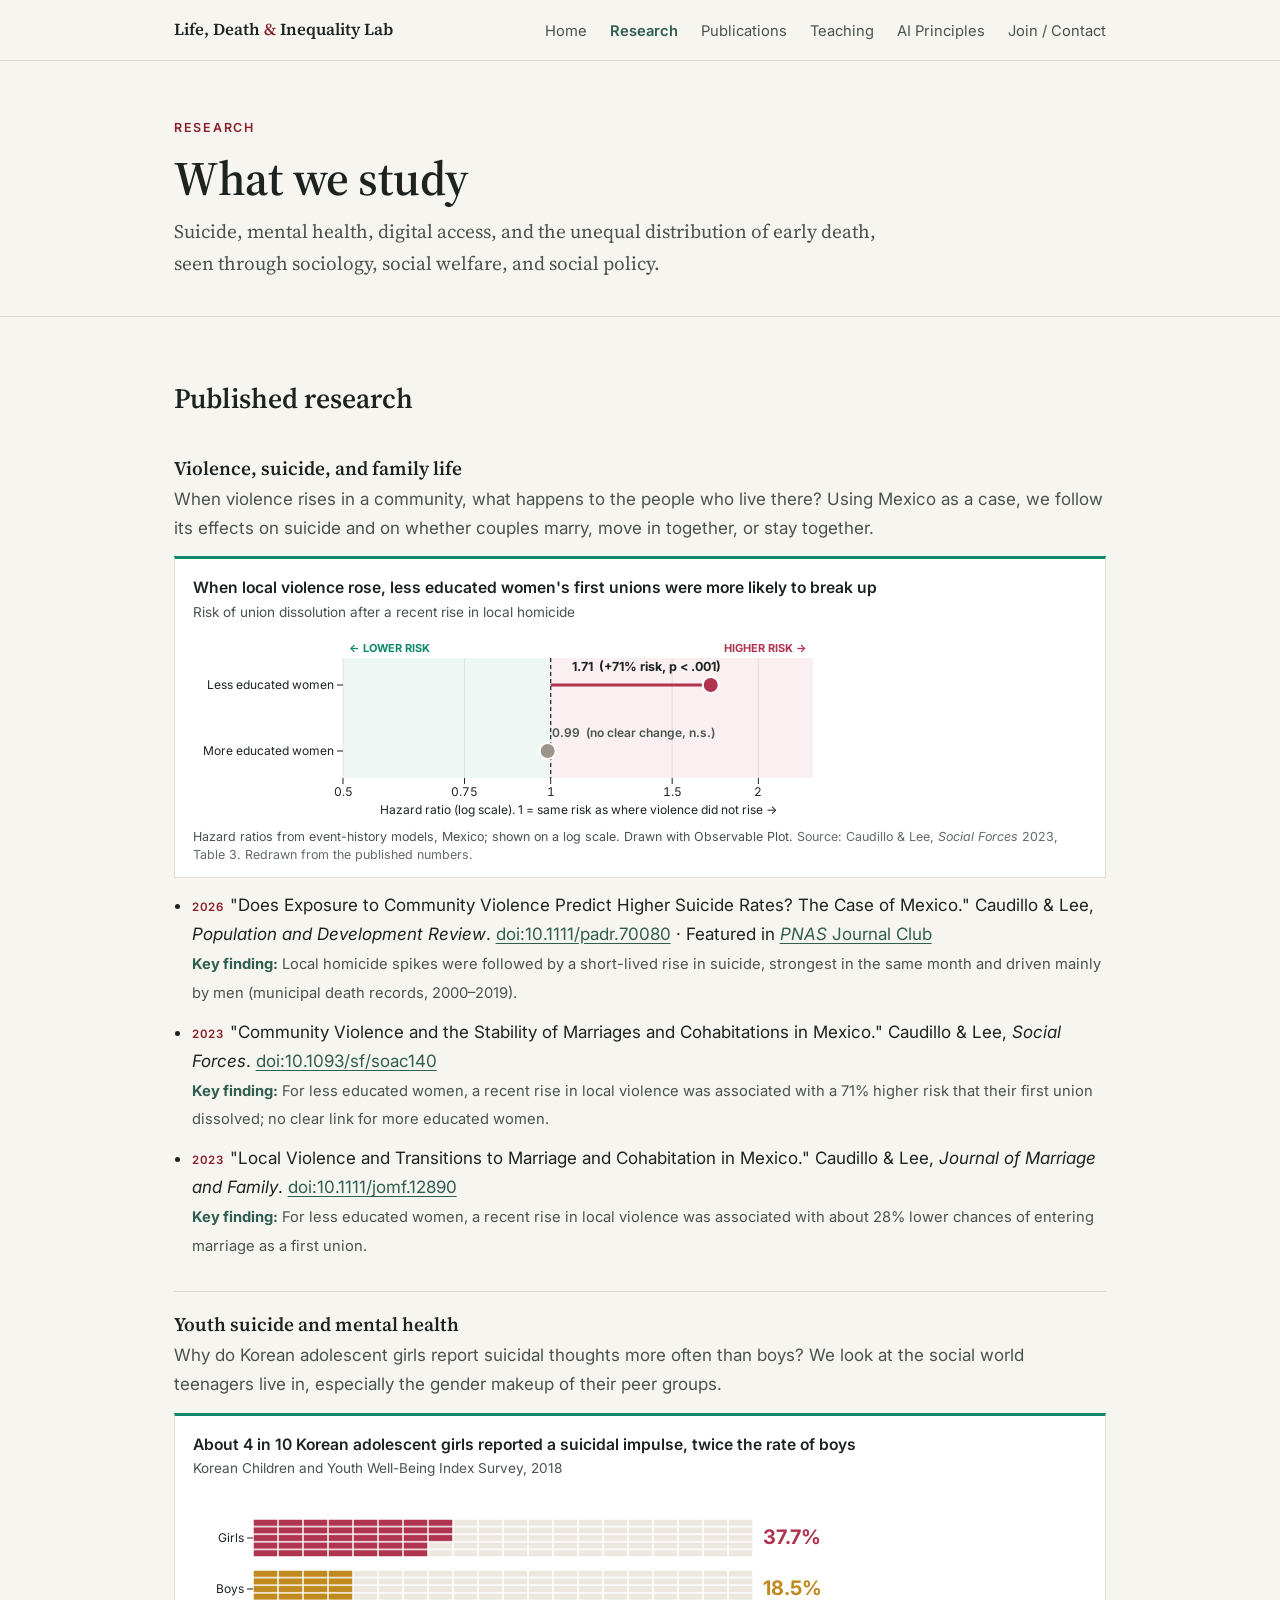
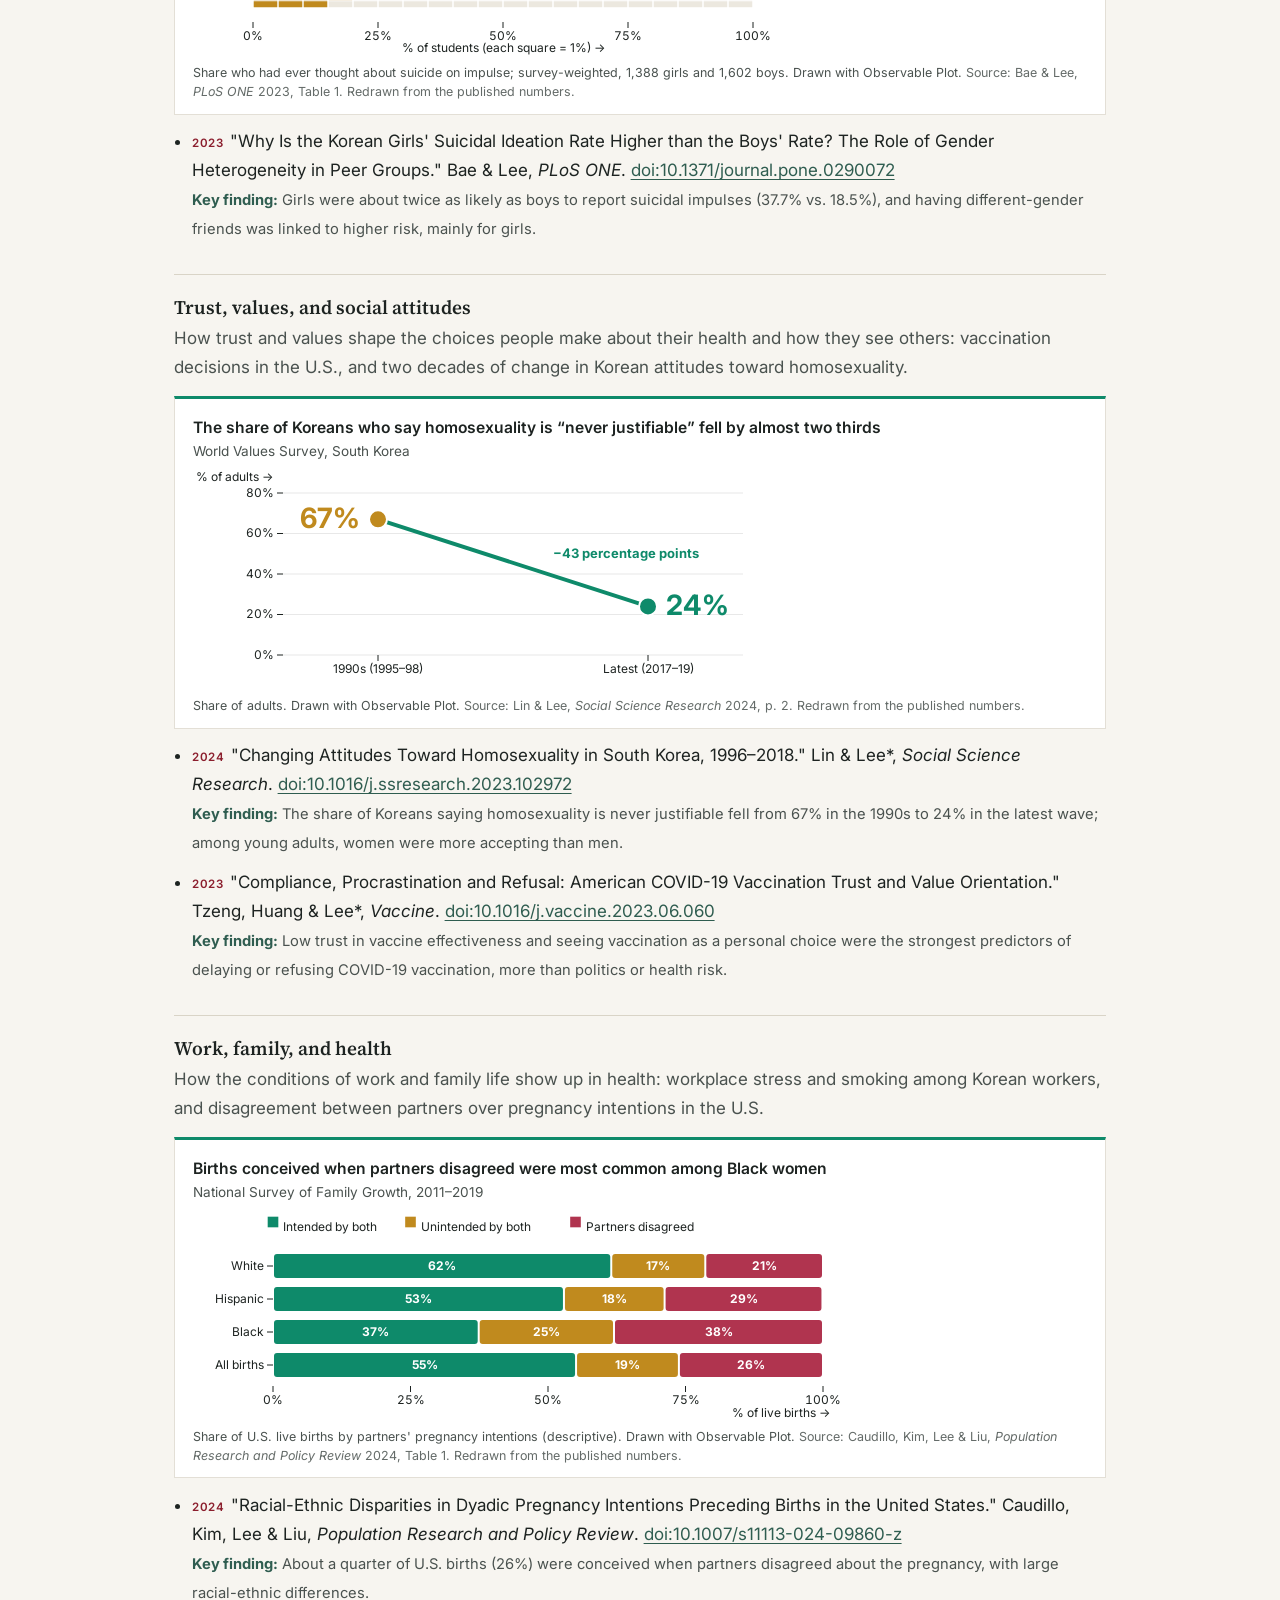
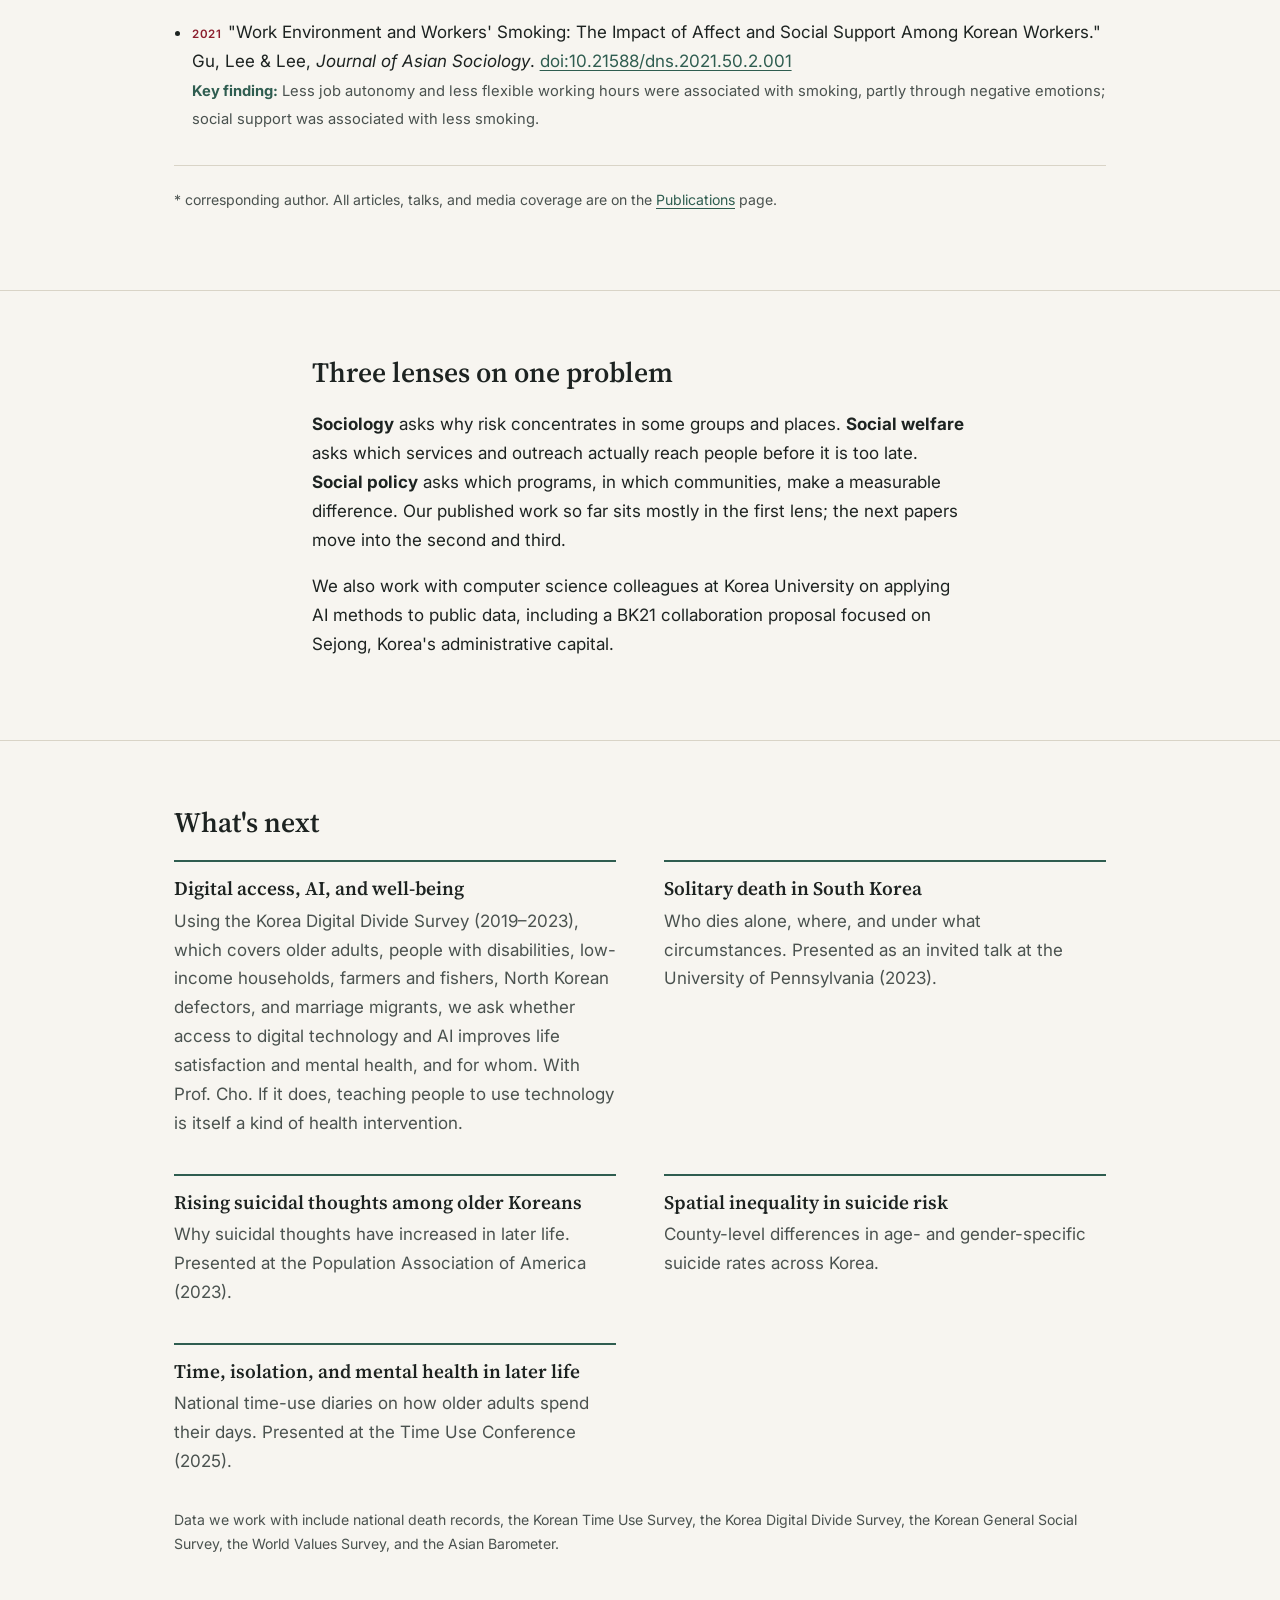
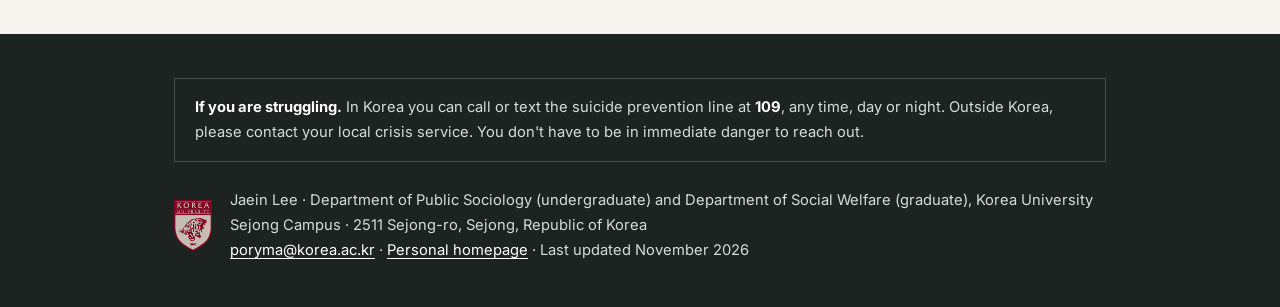
<file: research.html>
<!DOCTYPE html>
<html lang="en">
<head>
  <meta charset="utf-8">
  <meta name="viewport" content="width=device-width, initial-scale=1">
  <title>Research · Life, Death & Inequality Lab</title>
  <meta name="description" content="Published research on violence and suicide, youth mental health, trust and attitudes, and work, family, and health.">
  <link rel="preconnect" href="https://fonts.googleapis.com">
  <link rel="preconnect" href="https://fonts.gstatic.com" crossorigin>
  <link href="https://fonts.googleapis.com/css2?family=Inter:wght@400;500;600&family=Source+Serif+4:opsz,wght@8..60,400;8..60,600&display=swap" rel="stylesheet">
  <link rel="stylesheet" href="style.css?v=20261127b">
</head>
<body>

<header class="site">
  <div class="wrap">
    <a class="brand" href="index.html">Life, Death <span>&amp;</span> Inequality Lab</a>
    <nav>
      <a href="index.html">Home</a>
      <a href="research.html" class="active" aria-current="page">Research</a>
      <a href="publications.html">Publications</a>
      <a href="teaching.html">Teaching</a>
      <a href="ai.html">AI Principles</a>
      <a href="join.html">Join / Contact</a>
    </nav>
  </div>
</header>

<main>
  <div class="page-head"><div class="wrap">
    <div class="kicker">Research</div>
    <h1>What we study</h1>
    <p class="lede">Suicide, mental health, digital access, and the unequal distribution of early death, seen through sociology, social welfare, and social policy.</p>
  </div></div>
  <section><div class="wrap"><h2>Published research</h2>
<div class="project"><h3>Violence, suicide, and family life</h3><p>When violence rises in a community, what happens to the people who live there? Using Mexico as a case, we follow its effects on suicide and on whether couples marry, move in together, or stay together.</p><figure class="chart" style="margin:14px 0 4px;background:#fff;border:1px solid #e3dfd6;border-top:3px solid #0e8a6a;padding:18px 18px 12px"><div style="font-size:.98rem;font-weight:600;color:#1d2321;line-height:1.35">When local violence rose, less educated women&#x27;s first unions were more likely to break up</div><div style="font-size:.85rem;color:#4a524f;margin:2px 0 6px">Risk of union dissolution after a recent rise in local homicide</div><svg class="plot-d6a7b5" fill="currentColor" font-family="system-ui, sans-serif" font-size="10" text-anchor="middle" viewBox="0 0 640 190" style="font-family: Inter, system-ui, sans-serif; font-size: 12px; color: rgb(29, 35, 33); background: transparent; overflow: visible;;width:100%;height:auto;max-width:640px;display:block" xmlns="http://www.w3.org/2000/svg"><style>:where(.plot-d6a7b5) {
  --plot-background: white;
  display: block;
  height: auto;
  height: intrinsic;
  max-width: 100%;
}
:where(.plot-d6a7b5 text),
:where(.plot-d6a7b5 tspan) {
  white-space: pre;
}</style><g aria-label="y-axis tick" aria-hidden="true" fill="none" stroke="currentColor"><path transform="translate(150,55)" d="M0,0L-6,0"></path><path transform="translate(150,121)" d="M0,0L-6,0"></path></g><g aria-label="y-axis tick label" text-anchor="end" transform="translate(-9,0)"><text y="0.32em" transform="translate(150,55)">Less educated women</text><text y="0.32em" transform="translate(150,121)">More educated women</text></g><g aria-label="x-grid" aria-hidden="true" stroke="currentColor" stroke-opacity="0.1"><line x1="150" x2="150" y1="28" y2="148"></line><line x1="271.4883762395328" x2="271.4883762395328" y1="28" y2="148"></line><line x1="357.6857509494351" x2="357.6857509494351" y1="28" y2="148"></line><line x1="479.17412718896776" x2="479.17412718896776" y1="28" y2="148"></line><line x1="565.3715018988701" x2="565.3715018988701" y1="28" y2="148"></line></g><g aria-label="x-axis tick" aria-hidden="true" fill="none" stroke="currentColor"><path transform="translate(150,148)" d="M0,0L0,6"></path><path transform="translate(271.4883762395328,148)" d="M0,0L0,6"></path><path transform="translate(357.6857509494351,148)" d="M0,0L0,6"></path><path transform="translate(479.17412718896776,148)" d="M0,0L0,6"></path><path transform="translate(565.3715018988701,148)" d="M0,0L0,6"></path></g><g aria-label="x-axis tick label" font-variant="tabular-nums" transform="translate(0,9)"><text y="0.71em" transform="translate(150,148)">0.5</text><text y="0.71em" transform="translate(271.4883762395328,148)">0.75</text><text y="0.71em" transform="translate(357.6857509494351,148)">1</text><text y="0.71em" transform="translate(479.17412718896776,148)">1.5</text><text y="0.71em" transform="translate(565.3715018988701,148)">2</text></g><g aria-label="x-axis label" transform="translate(0,36)"><text transform="translate(385,148)">Hazard ratio (log scale). 1 = same risk as where violence did not rise →</text></g><g aria-label="rect" fill="#b0344f" fill-opacity="0.07"><rect x="357.6857509494351" y="28" width="262.3142490505649" height="120"></rect></g><g aria-label="rect" fill="#0e8a6a" fill-opacity="0.07"><rect x="150" y="28" width="207.6857509494351" height="120"></rect></g><g aria-label="text" fill="#b0344f" text-anchor="end" font-size="11" font-weight="700" transform="translate(0,-14)"><text y="0.71em" transform="translate(613.6918258893222,28)">HIGHER RISK →</text></g><g aria-label="text" fill="#0e8a6a" text-anchor="start" font-size="11" font-weight="700" transform="translate(0,-14)"><text y="0.71em" transform="translate(155.93340582797504,28)">← LOWER RISK</text></g><g aria-label="rule" stroke="#1d2321" stroke-width="1.2" stroke-dasharray="4,3"><line x1="357.6857509494351" x2="357.6857509494351" y1="28" y2="148"></line></g><g aria-label="rule" stroke-width="3"><line x1="357.6857509494351" x2="517.732055590115" y1="55" y2="55" stroke="#b0344f"></line><line x1="357.6857509494351" x2="354.67439692886137" y1="121" y2="121" stroke="#9c968a"></line></g><g aria-label="dot" stroke="white" stroke-width="2"><circle cx="517.732055590115" cy="55" r="8" fill="#b0344f"><title>Less educated women: hazard ratio 1.706</title></circle><circle cx="354.67439692886137" cy="121" r="8" fill="#9c968a"><title>More educated women: hazard ratio 0.99</title></circle></g><g aria-label="text" fill="#1d2321" text-anchor="end" font-size="12.5" font-weight="700" transform="translate(10,-18)"><text y="0.32em" transform="translate(517.732055590115,55)">1.71  (+71% risk, p &lt; .001)</text></g><g aria-label="text" fill="#4a524f" text-anchor="start" font-size="12" font-weight="600" transform="translate(4,-18)"><text y="0.32em" transform="translate(354.67439692886137,121)">0.99  (no clear change, n.s.)</text></g></svg><figcaption style="font-size:.78rem;color:#4a524f;margin-top:8px;line-height:1.5">Hazard ratios from event-history models, Mexico; shown on a log scale. Drawn with Observable Plot. <span style="opacity:.85">Source: Caudillo &amp; Lee, <em>Social Forces</em> 2023, Table 3. Redrawn from the published numbers.</span></figcaption></figure><ul class="plain" style="margin:.8rem 0 0"><li style="margin-bottom:.7rem"><span class="status" style="margin-right:6px">2026</span>"Does Exposure to Community Violence Predict Higher Suicide Rates? The Case of Mexico." Caudillo &amp; Lee, <em>Population and Development Review</em>. <a href="https://doi.org/10.1111/padr.70080">doi:10.1111/padr.70080</a> · Featured in <a href="https://www.pnas.org/post/journal-club/mexico-spikes-gang-violence-lead-rising-self-harm"><em>PNAS</em> Journal Club</a><br><span style="color:var(--ink-soft);font-size:.92rem"><strong style="color:var(--accent)">Key finding:</strong> Local homicide spikes were followed by a short-lived rise in suicide, strongest in the same month and driven mainly by men (municipal death records, 2000–2019).</span></li><li style="margin-bottom:.7rem"><span class="status" style="margin-right:6px">2023</span>"Community Violence and the Stability of Marriages and Cohabitations in Mexico." Caudillo &amp; Lee, <em>Social Forces</em>. <a href="https://doi.org/10.1093/sf/soac140">doi:10.1093/sf/soac140</a><br><span style="color:var(--ink-soft);font-size:.92rem"><strong style="color:var(--accent)">Key finding:</strong> For less educated women, a recent rise in local violence was associated with a 71% higher risk that their first union dissolved; no clear link for more educated women.</span></li><li style="margin-bottom:.7rem"><span class="status" style="margin-right:6px">2023</span>"Local Violence and Transitions to Marriage and Cohabitation in Mexico." Caudillo &amp; Lee, <em>Journal of Marriage and Family</em>. <a href="https://doi.org/10.1111/jomf.12890">doi:10.1111/jomf.12890</a><br><span style="color:var(--ink-soft);font-size:.92rem"><strong style="color:var(--accent)">Key finding:</strong> For less educated women, a recent rise in local violence was associated with about 28% lower chances of entering marriage as a first union.</span></li></ul></div>
<div class="project"><h3>Youth suicide and mental health</h3><p>Why do Korean adolescent girls report suicidal thoughts more often than boys? We look at the social world teenagers live in, especially the gender makeup of their peer groups.</p><figure class="chart" style="margin:14px 0 4px;background:#fff;border:1px solid #e3dfd6;border-top:3px solid #0e8a6a;padding:18px 18px 12px"><div style="font-size:.98rem;font-weight:600;color:#1d2321;line-height:1.35">About 4 in 10 Korean adolescent girls reported a suicidal impulse, twice the rate of boys</div><div style="font-size:.85rem;color:#4a524f;margin:2px 0 6px">Korean Children and Youth Well-Being Index Survey, 2018</div><svg class="plot-d6a7b5" fill="currentColor" font-family="system-ui, sans-serif" font-size="10" text-anchor="middle" viewBox="0 0 640 170" style="font-family: Inter, system-ui, sans-serif; font-size: 12px; color: rgb(29, 35, 33); background: transparent; overflow: visible;;width:100%;height:auto;max-width:640px;display:block" xmlns="http://www.w3.org/2000/svg"><style>:where(.plot-d6a7b5) {
  --plot-background: white;
  display: block;
  height: auto;
  height: intrinsic;
  max-width: 100%;
}
:where(.plot-d6a7b5 text),
:where(.plot-d6a7b5 tspan) {
  white-space: pre;
}</style><g aria-label="y-axis tick" aria-hidden="true" fill="none" stroke="currentColor" transform="translate(0,19)"><path transform="translate(60,33)" d="M0,0L-6,0"></path><path transform="translate(60,84)" d="M0,0L-6,0"></path></g><g aria-label="y-axis tick label" text-anchor="end" transform="translate(-9,19)"><text y="0.32em" transform="translate(60,33)">Girls</text><text y="0.32em" transform="translate(60,84)">Boys</text></g><g aria-label="x-axis tick" aria-hidden="true" fill="none" stroke="currentColor"><path transform="translate(60,136)" d="M0,0L0,6"></path><path transform="translate(185,136)" d="M0,0L0,6"></path><path transform="translate(310,136)" d="M0,0L0,6"></path><path transform="translate(435,136)" d="M0,0L0,6"></path><path transform="translate(560,136)" d="M0,0L0,6"></path></g><g aria-label="x-axis tick label" font-variant="tabular-nums" transform="translate(0,9)"><text y="0.71em" transform="translate(60,136)">0%</text><text y="0.71em" transform="translate(185,136)">25%</text><text y="0.71em" transform="translate(310,136)">50%</text><text y="0.71em" transform="translate(435,136)">75%</text><text y="0.71em" transform="translate(560,136)">100%</text></g><g aria-label="x-axis label" transform="translate(0,30)"><text transform="translate(310,136)">% of students (each square = 1%) →</text></g><g aria-label="waffle" fill="#ece8df"><pattern width="25" height="7.6" patternUnits="userSpaceOnUse" id="plot-pattern-1-0"><rect x="0.75" y="0.75" width="23.5" height="6.1"></rect></pattern><pattern width="25" height="7.6" patternUnits="userSpaceOnUse" id="plot-pattern-1-1"><rect x="0.75" y="0.75" width="23.5" height="6.1"></rect></pattern><path transform="translate(60,33)" d="M0,0L0,0L0,0L0,0L0,0L0,38L500,38L500,0L500,0L500,0Z" fill="url(#plot-pattern-1-0)"></path><path transform="translate(60,84)" d="M0,0L0,0L0,0L0,0L0,0L0,38L500,38L500,0L500,0L500,0Z" fill="url(#plot-pattern-1-1)"></path></g><g aria-label="waffle"><pattern width="25" height="7.6" patternUnits="userSpaceOnUse" id="plot-pattern-2-0"><rect x="0.75" y="0.75" width="23.5" height="6.1" fill="#b0344f"></rect></pattern><pattern width="25" height="7.6" patternUnits="userSpaceOnUse" id="plot-pattern-2-1"><rect x="0.75" y="0.75" width="23.5" height="6.1" fill="#c08a1e"></rect></pattern><path transform="translate(60,33)" d="M0,0L0,0L0,0L0,0L0,0L0,38L175,38L175,22.799999999999997L175,22.799999999999997L175,22.799999999999997L200,22.799999999999997L200,0Z" fill="url(#plot-pattern-2-0)"><title>Girls: 37.7%</title></path><path transform="translate(60,84)" d="M0,0L0,0L0,0L0,0L0,0L0,38L75,38L75,30.4L75,30.4L75,30.4L100,30.4L100,0Z" fill="url(#plot-pattern-2-1)"><title>Boys: 18.5%</title></path></g><g aria-label="text" text-anchor="start" font-size="20" font-weight="700" transform="translate(10,19)"><text y="0.32em" transform="translate(560,33)" fill="#b0344f">37.7%</text><text y="0.32em" transform="translate(560,84)" fill="#c08a1e">18.5%</text></g></svg><figcaption style="font-size:.78rem;color:#4a524f;margin-top:8px;line-height:1.5">Share who had ever thought about suicide on impulse; survey-weighted, 1,388 girls and 1,602 boys. Drawn with Observable Plot. <span style="opacity:.85">Source: Bae &amp; Lee, <em>PLoS ONE</em> 2023, Table 1. Redrawn from the published numbers.</span></figcaption></figure><ul class="plain" style="margin:.8rem 0 0"><li style="margin-bottom:.7rem"><span class="status" style="margin-right:6px">2023</span>"Why Is the Korean Girls' Suicidal Ideation Rate Higher than the Boys' Rate? The Role of Gender Heterogeneity in Peer Groups." Bae &amp; Lee, <em>PLoS ONE</em>. <a href="https://doi.org/10.1371/journal.pone.0290072">doi:10.1371/journal.pone.0290072</a><br><span style="color:var(--ink-soft);font-size:.92rem"><strong style="color:var(--accent)">Key finding:</strong> Girls were about twice as likely as boys to report suicidal impulses (37.7% vs. 18.5%), and having different-gender friends was linked to higher risk, mainly for girls.</span></li></ul></div>
<div class="project"><h3>Trust, values, and social attitudes</h3><p>How trust and values shape the choices people make about their health and how they see others: vaccination decisions in the U.S., and two decades of change in Korean attitudes toward homosexuality.</p><figure class="chart" style="margin:14px 0 4px;background:#fff;border:1px solid #e3dfd6;border-top:3px solid #0e8a6a;padding:18px 18px 12px"><div style="font-size:.98rem;font-weight:600;color:#1d2321;line-height:1.35">The share of Koreans who say homosexuality is “never justifiable” fell by almost two thirds</div><div style="font-size:.85rem;color:#4a524f;margin:2px 0 6px">World Values Survey, South Korea</div><svg class="plot-d6a7b5" fill="currentColor" font-family="system-ui, sans-serif" font-size="10" text-anchor="middle" viewBox="0 0 640 220" style="font-family: Inter, system-ui, sans-serif; font-size: 12px; color: rgb(29, 35, 33); background: transparent; overflow: visible;;width:100%;height:auto;max-width:640px;display:block" xmlns="http://www.w3.org/2000/svg"><style>:where(.plot-d6a7b5) {
  --plot-background: white;
  display: block;
  height: auto;
  height: intrinsic;
  max-width: 100%;
}
:where(.plot-d6a7b5 text),
:where(.plot-d6a7b5 tspan) {
  white-space: pre;
}</style><g aria-label="y-grid" aria-hidden="true" stroke="currentColor" stroke-opacity="0.1"><line x1="90" x2="550" y1="186" y2="186"></line><line x1="90" x2="550" y1="145.5" y2="145.5"></line><line x1="90" x2="550" y1="105" y2="105"></line><line x1="90" x2="550" y1="64.5" y2="64.5"></line><line x1="90" x2="550" y1="24" y2="24"></line></g><g aria-label="y-axis tick" aria-hidden="true" fill="none" stroke="currentColor"><path transform="translate(90,186)" d="M0,0L-6,0"></path><path transform="translate(90,145.5)" d="M0,0L-6,0"></path><path transform="translate(90,105)" d="M0,0L-6,0"></path><path transform="translate(90,64.5)" d="M0,0L-6,0"></path><path transform="translate(90,24)" d="M0,0L-6,0"></path></g><g aria-label="y-axis tick label" text-anchor="end" font-variant="tabular-nums" transform="translate(-9,0)"><text y="0.32em" transform="translate(90,186)">0%</text><text y="0.32em" transform="translate(90,145.5)">20%</text><text y="0.32em" transform="translate(90,105)">40%</text><text y="0.32em" transform="translate(90,64.5)">60%</text><text y="0.32em" transform="translate(90,24)">80%</text></g><g aria-label="y-axis label" text-anchor="start" transform="translate(-87,-21)"><text y="0.71em" transform="translate(90,24)">% of adults →</text></g><g aria-label="x-axis tick" aria-hidden="true" fill="none" stroke="currentColor"><path transform="translate(185,186)" d="M0,0L0,6"></path><path transform="translate(455,186)" d="M0,0L0,6"></path></g><g aria-label="x-axis tick label" transform="translate(0,9)"><text y="0.71em" transform="translate(185,186)">1990s (1995–98)</text><text y="0.71em" transform="translate(455,186)">Latest (2017–19)</text></g><g aria-label="line" fill="none" stroke="#0e8a6a" stroke-width="4" stroke-linejoin="round" stroke-linecap="round"><path d="M185,50.325L455,137.4"></path></g><g aria-label="dot" stroke="white" stroke-width="2"><circle cx="185" cy="50.324999999999996" r="9" fill="#c08a1e"><title>1990s (1995–98): 67%</title></circle><circle cx="455" cy="137.39999999999998" r="9" fill="#0e8a6a"><title>Latest (2017–19): 24%</title></circle></g><g aria-label="text" fill="#c08a1e" text-anchor="end" font-size="28" font-weight="700" transform="translate(-18,0)"><text y="0.32em" transform="translate(185,50.324999999999996)">67%</text></g><g aria-label="text" fill="#0e8a6a" text-anchor="start" font-size="28" font-weight="700" transform="translate(18,0)"><text y="0.32em" transform="translate(455,137.39999999999998)">24%</text></g><g aria-label="text" fill="#0e8a6a" text-anchor="start" font-size="13" font-weight="700" transform="translate(40,-20)"><text y="0.32em" transform="translate(320,105)">−43 percentage points</text></g></svg><figcaption style="font-size:.78rem;color:#4a524f;margin-top:8px;line-height:1.5">Share of adults. Drawn with Observable Plot. <span style="opacity:.85">Source: Lin &amp; Lee, <em>Social Science Research</em> 2024, p. 2. Redrawn from the published numbers.</span></figcaption></figure><ul class="plain" style="margin:.8rem 0 0"><li style="margin-bottom:.7rem"><span class="status" style="margin-right:6px">2024</span>"Changing Attitudes Toward Homosexuality in South Korea, 1996–2018." Lin &amp; Lee*, <em>Social Science Research</em>. <a href="https://doi.org/10.1016/j.ssresearch.2023.102972">doi:10.1016/j.ssresearch.2023.102972</a><br><span style="color:var(--ink-soft);font-size:.92rem"><strong style="color:var(--accent)">Key finding:</strong> The share of Koreans saying homosexuality is never justifiable fell from 67% in the 1990s to 24% in the latest wave; among young adults, women were more accepting than men.</span></li><li style="margin-bottom:.7rem"><span class="status" style="margin-right:6px">2023</span>"Compliance, Procrastination and Refusal: American COVID-19 Vaccination Trust and Value Orientation." Tzeng, Huang &amp; Lee*, <em>Vaccine</em>. <a href="https://doi.org/10.1016/j.vaccine.2023.06.060">doi:10.1016/j.vaccine.2023.06.060</a><br><span style="color:var(--ink-soft);font-size:.92rem"><strong style="color:var(--accent)">Key finding:</strong> Low trust in vaccine effectiveness and seeing vaccination as a personal choice were the strongest predictors of delaying or refusing COVID-19 vaccination, more than politics or health risk.</span></li></ul></div>
<div class="project"><h3>Work, family, and health</h3><p>How the conditions of work and family life show up in health: workplace stress and smoking among Korean workers, and disagreement between partners over pregnancy intentions in the U.S.</p><figure class="chart" style="margin:14px 0 4px;background:#fff;border:1px solid #e3dfd6;border-top:3px solid #0e8a6a;padding:18px 18px 12px"><div style="font-size:.98rem;font-weight:600;color:#1d2321;line-height:1.35">Births conceived when partners disagreed were most common among Black women</div><div style="font-size:.85rem;color:#4a524f;margin:2px 0 6px">National Survey of Family Growth, 2011–2019</div><svg class="plot-d6a7b5" fill="currentColor" font-family="system-ui, sans-serif" font-size="10" text-anchor="middle" viewBox="0 0 640 210" style="font-family: Inter, system-ui, sans-serif; font-size: 12px; color: rgb(29, 35, 33); background: transparent; overflow: visible;;width:100%;height:auto;max-width:640px;display:block" xmlns="http://www.w3.org/2000/svg"><style>:where(.plot-d6a7b5) {
  --plot-background: white;
  display: block;
  height: auto;
  height: intrinsic;
  max-width: 100%;
}
:where(.plot-d6a7b5 text),
:where(.plot-d6a7b5 tspan) {
  white-space: pre;
}</style><g aria-label="y-axis tick" aria-hidden="true" fill="none" stroke="currentColor" transform="translate(0,13)"><path transform="translate(80,43)" d="M0,0L-6,0"></path><path transform="translate(80,76)" d="M0,0L-6,0"></path><path transform="translate(80,109)" d="M0,0L-6,0"></path><path transform="translate(80,142)" d="M0,0L-6,0"></path></g><g aria-label="y-axis tick label" text-anchor="end" transform="translate(-9,13)"><text y="0.32em" transform="translate(80,43)">White</text><text y="0.32em" transform="translate(80,76)">Hispanic</text><text y="0.32em" transform="translate(80,109)">Black</text><text y="0.32em" transform="translate(80,142)">All births</text></g><g aria-label="x-axis tick" aria-hidden="true" fill="none" stroke="currentColor"><path transform="translate(80,176)" d="M0,0L0,6"></path><path transform="translate(217.5,176)" d="M0,0L0,6"></path><path transform="translate(355,176)" d="M0,0L0,6"></path><path transform="translate(492.5,176)" d="M0,0L0,6"></path><path transform="translate(630,176)" d="M0,0L0,6"></path></g><g aria-label="x-axis tick label" font-variant="tabular-nums" transform="translate(0,9)"><text y="0.71em" transform="translate(80,176)">0%</text><text y="0.71em" transform="translate(217.5,176)">25%</text><text y="0.71em" transform="translate(355,176)">50%</text><text y="0.71em" transform="translate(492.5,176)">75%</text><text y="0.71em" transform="translate(630,176)">100%</text></g><g aria-label="x-axis label" text-anchor="end" transform="translate(7,31)"><text transform="translate(630,176)">% of live births →</text></g><g aria-label="bar"><rect x="81" width="336.25" y="44" height="24" rx="3" fill="#0e8a6a"><title>White: Intended by both 61.5%</title></rect><rect x="419.25" width="92.04999999999995" y="44" height="24" rx="3" fill="#c08a1e"><title>White: Unintended by both 17.1%</title></rect><rect x="513.3" width="115.70000000000005" y="44" height="24" rx="3" fill="#b0344f"><title>White: Partners disagreed 21.4%</title></rect><rect x="81" width="288.95000000000005" y="77" height="24" rx="3" fill="#0e8a6a"><title>Hispanic: Intended by both 52.9%</title></rect><rect x="371.95000000000005" width="98.64999999999998" y="77" height="24" rx="3" fill="#c08a1e"><title>Hispanic: Unintended by both 18.3%</title></rect><rect x="472.6" width="155.85000000000014" y="77" height="24" rx="3" fill="#b0344f"><title>Hispanic: Partners disagreed 28.7%</title></rect><rect x="81" width="203.7" y="110" height="24" rx="3" fill="#0e8a6a"><title>Black: Intended by both 37.4%</title></rect><rect x="286.7" width="133.3" y="110" height="24" rx="3" fill="#c08a1e"><title>Black: Unintended by both 24.6%</title></rect><rect x="422" width="207" y="110" height="24" rx="3" fill="#b0344f"><title>Black: Partners disagreed 38%</title></rect><rect x="81" width="301.05000000000007" y="143" height="24" rx="3" fill="#0e8a6a"><title>All births: Intended by both 55.1%</title></rect><rect x="384.05000000000007" width="100.84999999999991" y="143" height="24" rx="3" fill="#c08a1e"><title>All births: Unintended by both 18.7%</title></rect><rect x="486.9" width="142.10000000000002" y="143" height="24" rx="3" fill="#b0344f"><title>All births: Partners disagreed 26.2%</title></rect></g><g aria-label="text" fill="white" font-weight="700" transform="translate(0,13)"><text y="0.32em" transform="translate(249.125,43)">62%</text><text y="0.32em" transform="translate(465.275,43)">17%</text><text y="0.32em" transform="translate(571.15,43)">21%</text><text y="0.32em" transform="translate(225.47500000000002,76)">53%</text><text y="0.32em" transform="translate(421.275,76)">18%</text><text y="0.32em" transform="translate(550.5250000000001,76)">29%</text><text y="0.32em" transform="translate(182.85,109)">37%</text><text y="0.32em" transform="translate(353.35,109)">25%</text><text y="0.32em" transform="translate(525.5,109)">38%</text><text y="0.32em" transform="translate(231.52500000000003,142)">55%</text><text y="0.32em" transform="translate(434.475,142)">19%</text><text y="0.32em" transform="translate(557.95,142)">26%</text></g><g aria-label="dot" transform="translate(0,-22)"><path transform="translate(80,34)" d="M-5.317,-5.317h10.635v10.635h-10.635Z" fill="#0e8a6a"></path><path transform="translate(217.5,34)" d="M-5.317,-5.317h10.635v10.635h-10.635Z" fill="#c08a1e"></path><path transform="translate(382.5,34)" d="M-5.317,-5.317h10.635v10.635h-10.635Z" fill="#b0344f"></path></g><g aria-label="text" fill="#1d2321" text-anchor="start" transform="translate(10,-22)"><text y="0.71em" transform="translate(80,34)">Intended by both</text><text y="0.71em" transform="translate(217.5,34)">Unintended by both</text><text y="0.71em" transform="translate(382.5,34)">Partners disagreed</text></g></svg><figcaption style="font-size:.78rem;color:#4a524f;margin-top:8px;line-height:1.5">Share of U.S. live births by partners' pregnancy intentions (descriptive). Drawn with Observable Plot. <span style="opacity:.85">Source: Caudillo, Kim, Lee &amp; Liu, <em>Population Research and Policy Review</em> 2024, Table 1. Redrawn from the published numbers.</span></figcaption></figure><ul class="plain" style="margin:.8rem 0 0"><li style="margin-bottom:.7rem"><span class="status" style="margin-right:6px">2024</span>"Racial-Ethnic Disparities in Dyadic Pregnancy Intentions Preceding Births in the United States." Caudillo, Kim, Lee &amp; Liu, <em>Population Research and Policy Review</em>. <a href="https://doi.org/10.1007/s11113-024-09860-z">doi:10.1007/s11113-024-09860-z</a><br><span style="color:var(--ink-soft);font-size:.92rem"><strong style="color:var(--accent)">Key finding:</strong> About a quarter of U.S. births (26%) were conceived when partners disagreed about the pregnancy, with large racial-ethnic differences.</span></li><li style="margin-bottom:.7rem"><span class="status" style="margin-right:6px">2021</span>"Work Environment and Workers' Smoking: The Impact of Affect and Social Support Among Korean Workers." Gu, Lee &amp; Lee, <em>Journal of Asian Sociology</em>. <a href="https://doi.org/10.21588/dns.2021.50.2.001">doi:10.21588/dns.2021.50.2.001</a><br><span style="color:var(--ink-soft);font-size:.92rem"><strong style="color:var(--accent)">Key finding:</strong> Less job autonomy and less flexible working hours were associated with smoking, partly through negative emotions; social support was associated with less smoking.</span></li></ul></div>
<p class="note" style="margin-top:1.4rem">* corresponding author. All articles, talks, and media coverage are on the <a href="publications.html">Publications</a> page.</p></div></section>
  <section><div class="wrap prose">
    <h2>Three lenses on one problem</h2>
    <p><strong>Sociology</strong> asks why risk concentrates in some groups and places. <strong>Social welfare</strong> asks which services and outreach actually reach people before it is too late. <strong>Social policy</strong> asks which programs, in which communities, make a measurable difference. Our published work so far sits mostly in the first lens; the next papers move into the second and third.</p>
    <p>We also work with computer science colleagues at Korea University on applying AI methods to public data, including a BK21 collaboration proposal focused on Sejong, Korea's administrative capital.</p>
  </div></section>
  <section><div class="wrap"><h2>What's next</h2><div class="grid-2"><div class="area"><h3>Digital access, AI, and well-being</h3><p>Using the Korea Digital Divide Survey (2019–2023), which covers older adults, people with disabilities, low-income households, farmers and fishers, North Korean defectors, and marriage migrants, we ask whether access to digital technology and AI improves life satisfaction and mental health, and for whom. With Prof. Cho. If it does, teaching people to use technology is itself a kind of health intervention.</p></div><div class="area"><h3>Solitary death in South Korea</h3><p>Who dies alone, where, and under what circumstances. Presented as an invited talk at the University of Pennsylvania (2023).</p></div><div class="area"><h3>Rising suicidal thoughts among older Koreans</h3><p>Why suicidal thoughts have increased in later life. Presented at the Population Association of America (2023).</p></div><div class="area"><h3>Spatial inequality in suicide risk</h3><p>County-level differences in age- and gender-specific suicide rates across Korea.</p></div><div class="area"><h3>Time, isolation, and mental health in later life</h3><p>National time-use diaries on how older adults spend their days. Presented at the Time Use Conference (2025).</p></div></div><p class="note" style="margin-top:2rem">Data we work with include national death records, the Korean Time Use Survey, the Korea Digital Divide Survey, the Korean General Social Survey, the World Values Survey, and the Asian Barometer.</p></div></section>

</main>

<footer class="site">
  <div class="wrap">
    <div class="care">
      <strong>If you are struggling.</strong> In Korea you can call or text the suicide prevention line at <strong>109</strong>, any time, day or night. Outside Korea, please contact your local crisis service. You don't have to be in immediate danger to reach out.
    </div>
    <div class="ku-row"><a href="https://sejong.korea.ac.kr/" class="ku-mark" title="Korea University Sejong Campus"><img src="img/ku-emblem.png" alt="Korea University emblem" width="38" height="51"></a>
    <p>Jaein Lee · Department of Public Sociology (undergraduate) and Department of Social Welfare (graduate), Korea University Sejong Campus · 2511 Sejong-ro, Sejong, Republic of Korea<br>
      <a href="mailto:poryma@korea.ac.kr">poryma@korea.ac.kr</a> · <a href="https://poryma.github.io/">Personal homepage</a> · Last updated November 2026</p></div>
  </div>
</footer>

</body>
</html>
</file>
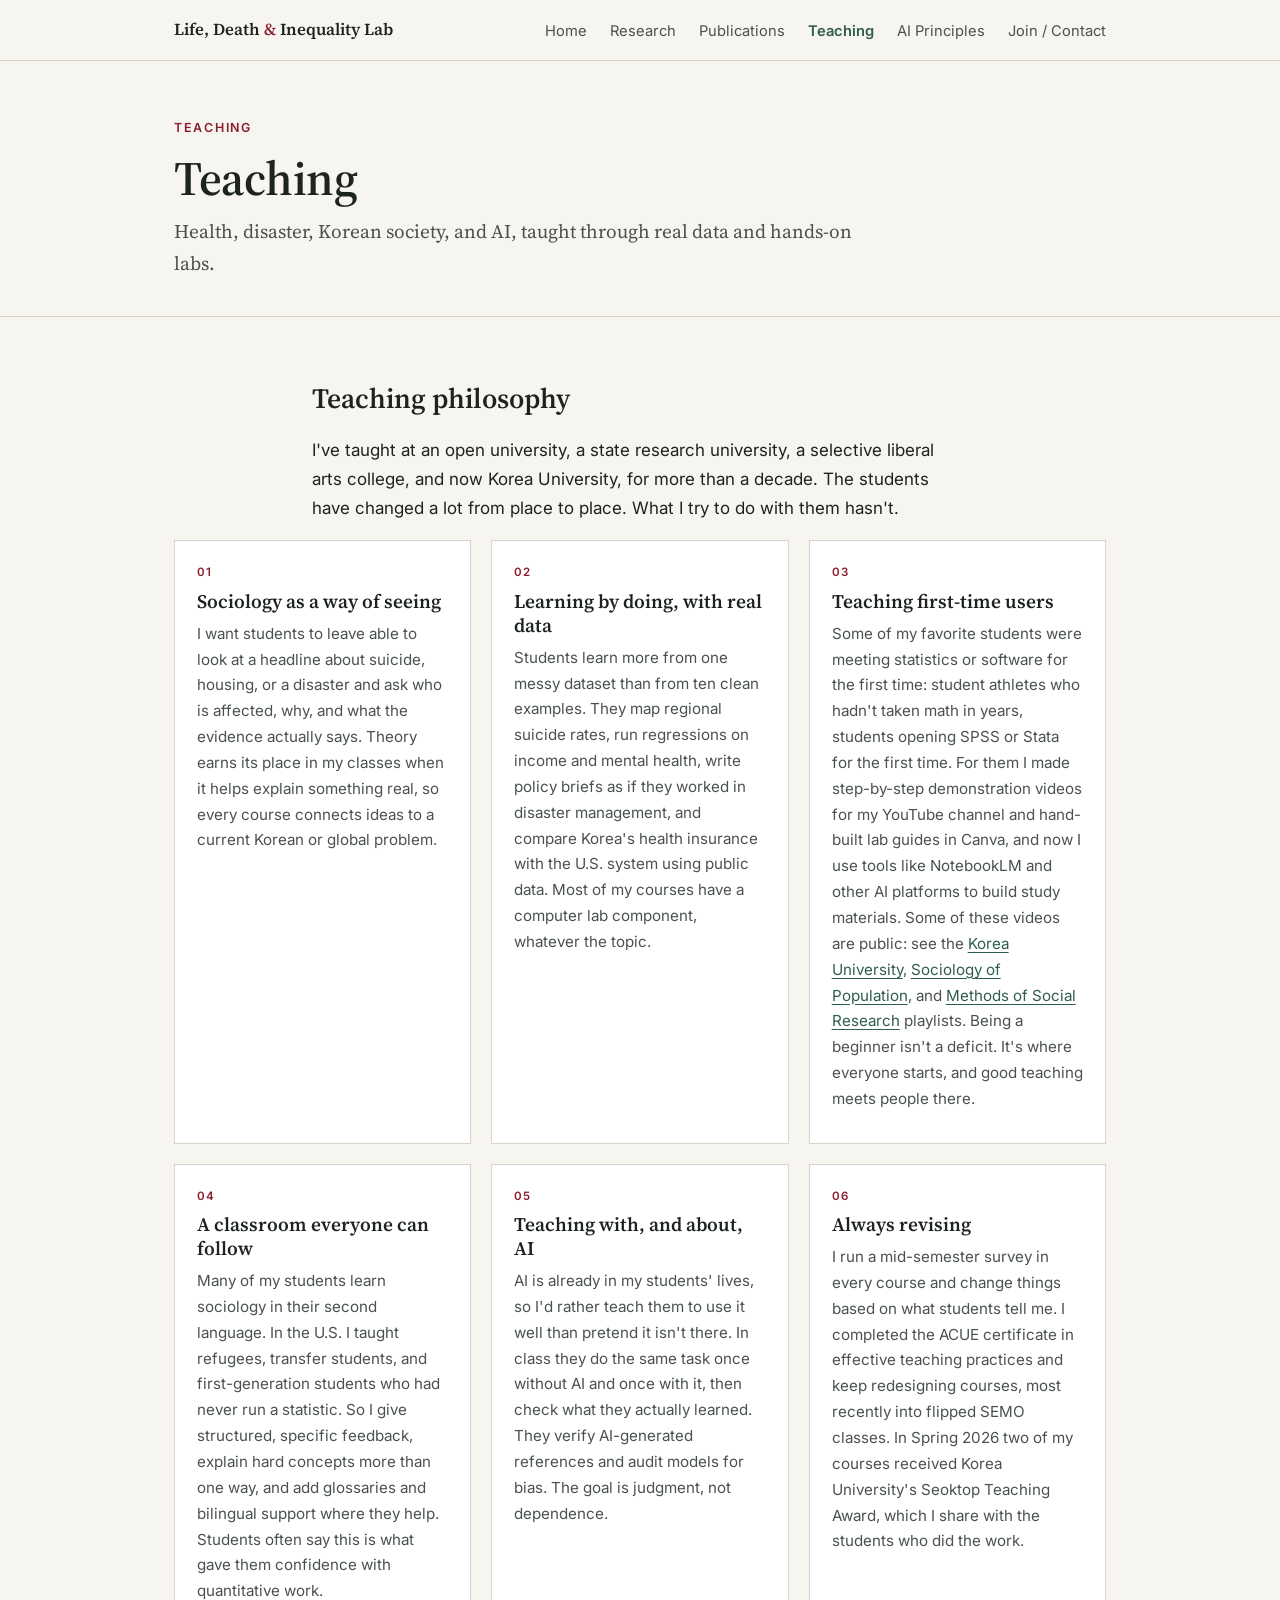
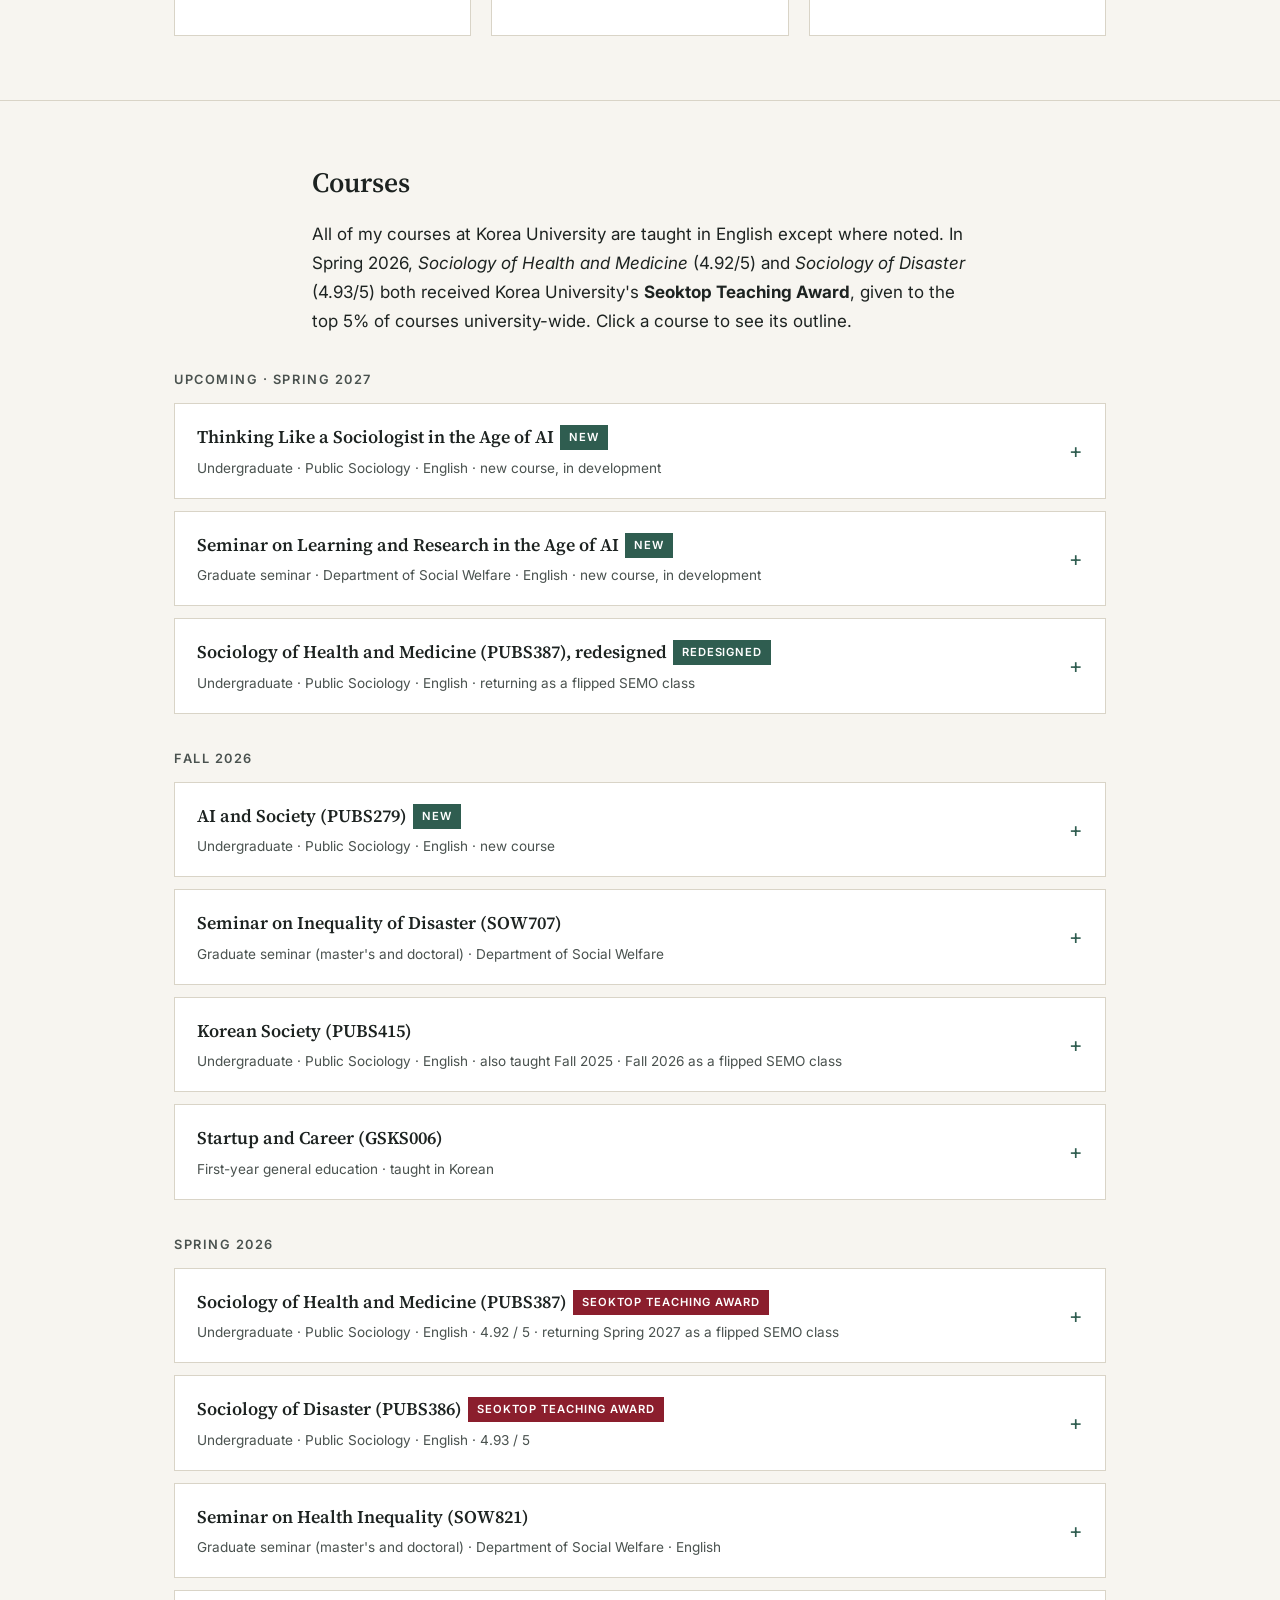
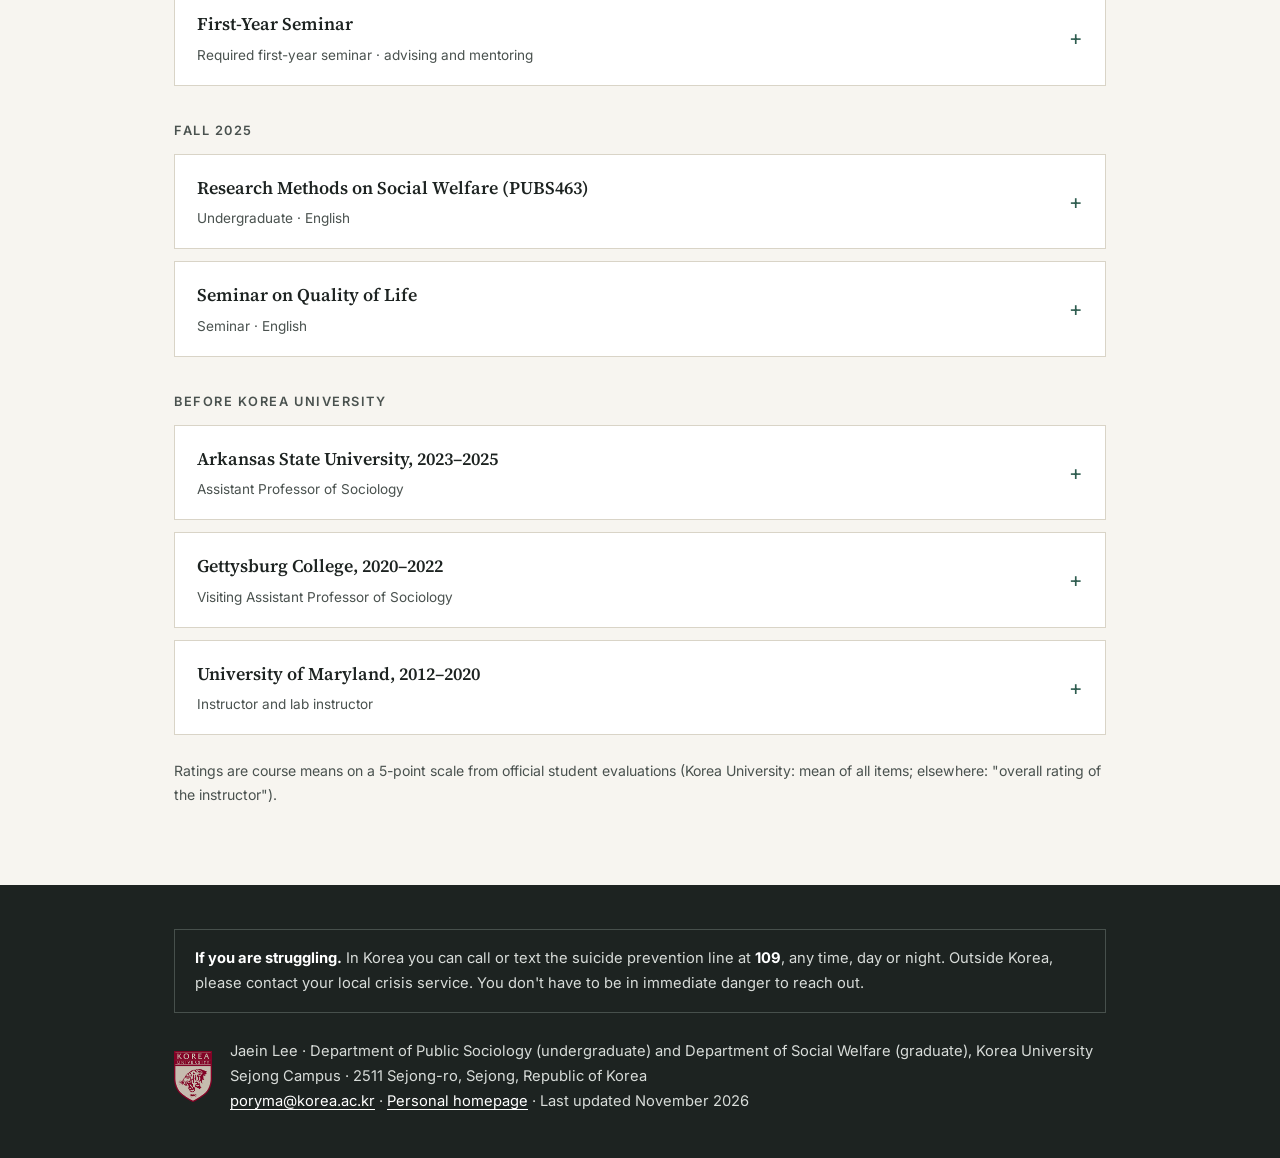
<file: teaching.html>
<!DOCTYPE html>
<html lang="en">
<head>
  <meta charset="utf-8">
  <meta name="viewport" content="width=device-width, initial-scale=1">
  <title>Teaching · Life, Death & Inequality Lab</title>
  <meta name="description" content="Courses taught by Jaein Lee at Korea University and in the United States, with course outlines.">
  <link rel="preconnect" href="https://fonts.googleapis.com">
  <link rel="preconnect" href="https://fonts.gstatic.com" crossorigin>
  <link href="https://fonts.googleapis.com/css2?family=Inter:wght@400;500;600&family=Source+Serif+4:opsz,wght@8..60,400;8..60,600&display=swap" rel="stylesheet">
  <link rel="stylesheet" href="style.css?v=20261127b">
</head>
<body>

<header class="site">
  <div class="wrap">
    <a class="brand" href="index.html">Life, Death <span>&amp;</span> Inequality Lab</a>
    <nav>
      <a href="index.html">Home</a>
      <a href="research.html">Research</a>
      <a href="publications.html">Publications</a>
      <a href="teaching.html" class="active" aria-current="page">Teaching</a>
      <a href="ai.html">AI Principles</a>
      <a href="join.html">Join / Contact</a>
    </nav>
  </div>
</header>

<main>
  <div class="page-head"><div class="wrap">
    <div class="kicker">Teaching</div>
    <h1>Teaching</h1>
    <p class="lede">Health, disaster, Korean society, and AI, taught through real data and hands-on labs.</p>
  </div></div>
  <section><div class="wrap prose"><h2>Teaching philosophy</h2><p>I've taught at an open university, a state research university, a selective liberal arts college, and now Korea University, for more than a decade. The students have changed a lot from place to place. What I try to do with them hasn't.</p></div>
  <div class="wrap"><div class="cards" style="margin-top:1rem"><div class="card"><div class="label">01</div><h3>Sociology as a way of seeing</h3><p>I want students to leave able to look at a headline about suicide, housing, or a disaster and ask who is affected, why, and what the evidence actually says. Theory earns its place in my classes when it helps explain something real, so every course connects ideas to a current Korean or global problem.</p></div><div class="card"><div class="label">02</div><h3>Learning by doing, with real data</h3><p>Students learn more from one messy dataset than from ten clean examples. They map regional suicide rates, run regressions on income and mental health, write policy briefs as if they worked in disaster management, and compare Korea's health insurance with the U.S. system using public data. Most of my courses have a computer lab component, whatever the topic.</p></div><div class="card"><div class="label">03</div><h3>Teaching first-time users</h3><p>Some of my favorite students were meeting statistics or software for the first time: student athletes who hadn't taken math in years, students opening SPSS or Stata for the first time. For them I made step-by-step demonstration videos for my YouTube channel and hand-built lab guides in Canva, and now I use tools like NotebookLM and other AI platforms to build study materials. Some of these videos are public: see the <a href="https://www.youtube.com/playlist?list=PLT_yLoX9iV3z0Dq5wKkNaNpIkCsq6q5jn">Korea University</a>, <a href="https://www.youtube.com/playlist?list=PLT_yLoX9iV3wjOgipyoqv70NP0fW5u2yA">Sociology of Population</a>, and <a href="https://www.youtube.com/playlist?list=PLT_yLoX9iV3yNIEeYGL_NvZF92yjsvWzT">Methods of Social Research</a> playlists. Being a beginner isn't a deficit. It's where everyone starts, and good teaching meets people there.</p></div><div class="card"><div class="label">04</div><h3>A classroom everyone can follow</h3><p>Many of my students learn sociology in their second language. In the U.S. I taught refugees, transfer students, and first-generation students who had never run a statistic. So I give structured, specific feedback, explain hard concepts more than one way, and add glossaries and bilingual support where they help. Students often say this is what gave them confidence with quantitative work.</p></div><div class="card"><div class="label">05</div><h3>Teaching with, and about, AI</h3><p>AI is already in my students' lives, so I'd rather teach them to use it well than pretend it isn't there. In class they do the same task once without AI and once with it, then check what they actually learned. They verify AI-generated references and audit models for bias. The goal is judgment, not dependence.</p></div><div class="card"><div class="label">06</div><h3>Always revising</h3><p>I run a mid-semester survey in every course and change things based on what students tell me. I completed the ACUE certificate in effective teaching practices and keep redesigning courses, most recently into flipped SEMO classes. In Spring 2026 two of my courses received Korea University's Seoktop Teaching Award, which I share with the students who did the work.</p></div></div></div></section>
  <section><div class="wrap prose">
    <h2>Courses</h2>
    <p>All of my courses at Korea University are taught in English except where noted. In Spring 2026, <em>Sociology of Health and Medicine</em> (4.92/5) and <em>Sociology of Disaster</em> (4.93/5) both received Korea University's <strong>Seoktop Teaching Award</strong>, given to the top 5% of courses university-wide. Click a course to see its outline.</p>
  </div>
  <div class="wrap">
<div class="term">Upcoming · Spring 2027</div>
<details class="course">
  <summary><span class="t">Thinking Like a Sociologist in the Age of AI<span class="badge new">New</span></span><span class="m">Undergraduate · Public Sociology · English · new course, in development</span><span class="chev">+</span></summary>
  <div class="body">
    <p>What should students hand over to AI, what must they keep for themselves, and how can they tell the difference? Each week pairs a classic and a recent study with an in-class task done once without AI and once with it.</p>
    <h4>Course flow</h4><ul class="flow"><li>What we hand over: cognitive offloading, illusions of understanding, metacognition</li><li>What we keep: deskilling, tutoring, memory, trust and verification</li><li>Studying society with AI: "silicon samples" and AI coding of texts; writing your own AI principles</li></ul>
    <h4>Signature activities</h4><ul class="acts"><li>AI-off vs. AI-on contrast activities, with class results shown in real time</li><li>DOI hunt: sorting AI-generated references into real, misdescribed, or fabricated</li></ul>
  </div>
</details>
<details class="course">
  <summary><span class="t">Seminar on Learning and Research in the Age of AI<span class="badge new">New</span></span><span class="m">Graduate seminar · Department of Social Welfare · English · new course, in development</span><span class="chev">+</span></summary>
  <div class="body">
    <p>A seminar for thesis writers on which parts of research to hand to AI, which to keep, and how to know the work is still sound and still yours, with particular attention to confidential data in social welfare research.</p>
    <h4>Course flow</h4><ul class="flow"><li>Learning: self-regulated learning, cognitive offloading, when AI harms learning</li><li>Research workflow: automation and deskilling, personal knowledge bases, trust and verification</li><li>Practice: literature review, qualitative and confidential data, writing and authorship</li></ul>
    <h4>Signature activities</h4><ul class="acts"><li>Abstract screening done by hand and with AI, compared with Cohen's kappa</li><li>A personal research workflow plan: what to hand to AI, what to keep, how to verify</li></ul>
  </div>
</details>
<details class="course">
  <summary><span class="t">Sociology of Health and Medicine (PUBS387), redesigned<span class="badge new">Redesigned</span></span><span class="m">Undergraduate · Public Sociology · English · returning as a flipped SEMO class</span><span class="chev">+</span></summary>
  <div class="body">
    <p>The award-winning Spring 2026 course returns as a flipped class: concepts are learned online before class, and class time becomes a weekly workshop on Korean health data and cases.</p>
    <h4>Course flow</h4><ul class="flow"><li>Social determinants and health inequality</li><li>Health systems: Korea's national health insurance and the U.S. compared</li><li>Life course, gender, migration, and COVID-19</li></ul>
    <h4>Signature activities</h4><ul class="acts"><li>Case workshops, e.g., counts vs. rates and age standardization</li><li>A weekly English–Korean glossary for difficult concepts</li></ul>
  </div>
</details>
<div class="term">Fall 2026</div>
<details class="course">
  <summary><span class="t">AI and Society (PUBS279)<span class="badge new">New</span></span><span class="m">Undergraduate · Public Sociology · English · new course</span><span class="chev">+</span></summary>
  <div class="body">
    <p>An introduction to how technology and society shape each other, read through Science and Technology Studies (STS) frameworks such as the social construction of technology, actor-network theory, and the politics of artifacts. The course traces this relationship from print and industrialization to the digital revolution, then examines how AI operates in bias, surveillance, work, health care, criminal justice, media, creativity, and education. It asks how AI produces unequal effects across class, gender, race, and region, and what fair governance of AI would require.</p>
    <h4>Course flow</h4><ul class="flow"><li>Weeks 1–4: Technology and society in history: print, industrialization, STS frameworks, risk and network society</li><li>Weeks 5–7: What AI is; algorithmic bias; surveillance and privacy</li><li>Week 8: Midterm</li><li>Weeks 9–12: AI and work, health care and criminal justice, social media and democracy, creativity and copyright</li><li>Weeks 13–15: AI and education, the global digital divide and AI governance, AI and the environment</li><li>Week 16: Final exam</li></ul>
    <h4>Signature activities</h4><ul class="acts"><li>Bias audit workshop: testing AI image generators and text classifiers for gender, racial, and cultural bias</li><li>Algorithmic decision-making simulation with the COMPAS dataset to examine racial disparities in risk scores</li><li>Multilingual AI inequality audit: identical prompts in English, Korean, and a low-resource language to measure gaps in response quality</li><li>'Big Other' self-audit of students' own ad personalization settings, app permissions, and location history</li></ul>
  </div>
</details>
<details class="course">
  <summary><span class="t">Seminar on Inequality of Disaster (SOW707)</span><span class="m">Graduate seminar (master's and doctoral) · Department of Social Welfare</span><span class="chev">+</span></summary>
  <div class="body">
    <p>A graduate seminar that treats disasters and crises as social welfare problems. It examines how natural hazards (earthquakes, floods, pandemics) and social crises (war and violence, financial shocks, climate change) distribute risk, loss, and recovery unequally by class, gender, race, and region, and how welfare states, service delivery systems, and public policy shape those outcomes. Cases from South Korea, the United States, and the Global South are compared to ask how research can inform more equitable disaster governance.</p>
    <h4>Course flow</h4><ul class="flow"><li>Weeks 1–4: Conceptual foundations: what a disaster is, vulnerability and resilience, the development of disaster research, structural explanations</li><li>Weeks 5–7: Financial crisis; hurricanes; floods and environmental justice</li><li>Week 8: Research proposal week</li><li>Weeks 9–12: Earthquakes and tsunamis; pandemics; violence and armed conflict; climate change</li><li>Weeks 13–14: Inequalities in disasters by class, poverty, race, and gender</li><li>Weeks 15–16: Student research presentations; final paper</li></ul>
    <h4>Signature activities</h4><ul class="acts"><li>Weekly one-page reflection memos on the required readings</li><li>Reading-led discussion: each required reading is assigned to one student, who opens its discussion with a short presentation</li><li>Short research proposal (3-5 pages) on disaster and inequality</li><li>Final research paper (15-20 pages), presented in progress in Week 15</li></ul>
  </div>
</details>
<details class="course">
  <summary><span class="t">Korean Society (PUBS415)</span><span class="m">Undergraduate · Public Sociology · English · also taught Fall 2025 · Fall 2026 as a flipped SEMO class</span><span class="chev">+</span></summary>
  <div class="body">
    <p>A sociological study of contemporary South Korea built around the concept of compressed modernity, the unusually condensed pace of Korea's transformation. Each week pairs Korean research with comparative or theoretical work on a current tension (fairness and meritocracy, labor market dualization, housing, the world's lowest fertility, gender and political divides among the young, online life and AI, loneliness, K-culture, disaster, migration, democracy) and asks whether Korea is exceptional or part of a global pattern. In Fall 2026 the course runs as a flipped SEMO Class: concepts are learned online before class, and class time is used for debate and evidence workshops.</p>
    <h4>Course flow</h4><ul class="flow"><li>Weeks 1–3: Orientation; compressed modernity; meritocracy and fairness (gongjeong)</li><li>Weeks 4–7: Work and platform labor; housing and generational inequality; low fertility; gender and political divides</li><li>Week 8: Midterm</li><li>Weeks 9–12: Digital society; AI; mental health and loneliness; K-culture</li><li>Weeks 13–15: Risk society and disaster; migration and diversity; democracy from the candlelight protests to the 2024 martial law crisis</li><li>Week 16: Final exam</li></ul>
    <h4>Signature activities</h4><ul class="acts"><li>Housing cost simulation: estimating years-to-purchase for different birth cohorts from public price data</li><li>Accountability timeline: reconstructing the decision chain of the Sewol or Itaewon disaster</li><li>Gender gap data workshop: testing AI-generated rival explanations against evidence</li><li>Weekly half-page reflection abstracts and small-group discussion-board debate</li></ul>
  </div>
</details>
<details class="course">
  <summary><span class="t">Startup and Career (GSKS006)</span><span class="m">First-year general education · taught in Korean</span><span class="chev">+</span></summary>
  <div class="body">
    <p>A one-credit required general-education course on career planning for first-year Public Sociology students. Half of the course is an online startup lecture series provided by the university's Entrepreneurship Education Center (entrepreneurship, marketing, financing, accounting); the other half is an instructor-led seminar on how a sociology major connects to careers, the job market for sociology graduates, and alumni career stories.</p>
    <h4>Course flow</h4><ul class="flow"><li>Weeks 1–2: Instructor seminar: career exploration and goal setting; linking sociology to careers</li><li>Weeks 3–7 and 9–11: Online startup lectures (Entrepreneurship Education Center): entrepreneurship, startup marketing, financing, accounting</li><li>Week 12: Instructor seminar: the labor market and sociology graduates</li><li>Weeks 13–15: Alumni talks: career cases, diverse paths, putting together a career plan</li></ul>
    <h4>Signature activities</h4><ul class="acts"><li>Alumni career talks (three sessions)</li><li>Drafting a personal career plan from advising and alumni talks and sharing it with peers</li></ul>
  </div>
</details>
<div class="term">Spring 2026</div>
<details class="course">
  <summary><span class="t">Sociology of Health and Medicine (PUBS387)<span class="badge award">Seoktop Teaching Award</span></span><span class="m">Undergraduate · Public Sociology · English · 4.92 / 5 · returning Spring 2027 as a flipped SEMO class</span><span class="chev">+</span></summary>
  <div class="body">
    <p>Treats health, illness, and health care as social phenomena, focusing on how social class, gender, race and ethnicity, and place shape health inequalities. Students compare health care systems and policies, especially in South Korea and the United States, and use a data-informed sociological lens to connect structures of inequality to health outcomes and to policy options for reducing disparities.</p>
    <h4>Course flow</h4><ul class="flow"><li>Weeks 1–4: Medical sociology: origins and development; social construction of illness and social determinants of health</li><li>Weeks 5–7: Health inequality and equity; social capital; health insurance systems</li><li>Week 8: Midterm</li><li>Weeks 9–12: Education, lifestyle, and life-course cumulative disadvantage in health</li><li>Weeks 13–15: Gender, race, and health; COVID-19 and health inequality</li><li>Week 16: Final exam</li></ul>
    <h4>Signature activities</h4><ul class="acts"><li>Computer-lab in-class activities</li><li>Case-based discussion and writing assignments proposing policy alternatives to reduce health disparities</li></ul>
  </div>
</details>
<details class="course">
  <summary><span class="t">Sociology of Disaster (PUBS386)<span class="badge award">Seoktop Teaching Award</span></span><span class="m">Undergraduate · Public Sociology · English · 4.93 / 5</span><span class="chev">+</span></summary>
  <div class="body">
    <p>Examines, from a sociological perspective, how natural disasters (earthquakes, floods, pandemics) and social disasters (war, violence, financial crises, climate change) affect social groups unequally. Disasters are treated as social phenomena that reveal and intensify inequalities already built into social structures and institutions, and students compare cases across countries to think about preparedness, response, recovery, and resilience policy.</p>
    <h4>Course flow</h4><ul class="flow"><li>Weeks 1–5: The basics of disaster; disaster research in sociology; sociological explanations of disasters</li><li>Weeks 6–7: Financial crisis; hurricanes</li><li>Week 8: Midterm</li><li>Weeks 9–13: Floods; earthquakes and tsunamis; pandemics; violence; climate change</li><li>Weeks 14–15: Inequalities in disasters by social class, race, and gender</li><li>Week 16: Final week</li></ul>
    <h4>Signature activities</h4><ul class="acts"><li>Computer-lab in-class activities</li><li>Reports and research projects proposing resilience-oriented policy alternatives</li></ul>
  </div>
</details>
<details class="course">
  <summary><span class="t">Seminar on Health Inequality (SOW821)</span><span class="m">Graduate seminar (master's and doctoral) · Department of Social Welfare · English</span><span class="chev">+</span></summary>
  <div class="body">
    <p>A research-oriented graduate seminar on how social structures and policy environments shape health and illness, with a focus on the mechanisms that produce and reproduce health inequalities. Students examine how class, gender, race and ethnicity, and place affect health outcomes and access to care, and compare welfare regimes and health care systems (including South Korea and the United States) to turn research findings into policy-relevant interpretations.</p>
    <h4>Course flow</h4><ul class="flow"><li>Weeks 1–2: Health inequality in social welfare; perspectives on health and health care systems</li><li>Weeks 3–5: Social determinants and structural inequality; social capital and community resources; health equity</li><li>Weeks 6–7: Comparative health and welfare systems; education, SES, and health across the life course</li><li>Week 8: Midterm proposal report</li><li>Weeks 9–13: Health behaviors and interventions; life-course cumulative disadvantage; aging and long-term care; gender; race and migration</li><li>Weeks 14–16: Biomarkers and population health; COVID-19 and social protection; final paper</li></ul>
    <h4>Signature activities</h4><ul class="acts"><li>Midterm short research proposal report</li><li>Leading seminar discussion and in-class presentation</li><li>Final research paper</li></ul>
  </div>
</details>
<details class="course">
  <summary><span class="t">First-Year Seminar</span><span class="m">Required first-year seminar · advising and mentoring</span><span class="chev">+</span></summary>
  <div class="body">
    <p>A required first-year seminar that helps new students adjust to university life, learn how studying at university differs from earlier schooling, understand their major's curriculum, and begin planning their careers. It combines introductions to the major and its career paths with mentoring by current students and alumni, a meeting with the faculty advisor, and university-run sessions on study skills and career design.</p>
    <h4>Course flow</h4><ul class="flow"><li>Weeks 1–2: Introduction to the major</li><li>Weeks 3–4: Study mentoring by senior students</li><li>Weeks 5–6: Learning at university (Center for Teaching and Learning, online)</li><li>Weeks 7–10: Career paths in the field; career mentoring by students and alumni (portfolios, post-graduation planning)</li><li>Weeks 11–13: Invited expert career talk; advising meetings with the faculty advisor</li><li>Weeks 14–16: KUSEUM and safety training; college life and career design (Career Development Center, online)</li></ul>
    <h4>Signature activities</h4><ul class="acts"><li>Mentoring sessions with senior students and alumni</li><li>Invited external expert career talk</li><li>Major and career advising meetings with the faculty advisor</li></ul>
  </div>
</details>
<div class="term">Fall 2025</div>
<details class="course">
  <summary><span class="t">Research Methods on Social Welfare (PUBS463)</span><span class="m">Undergraduate · English</span><span class="chev">+</span></summary>
  <div class="body">
    <p>A foundation course in social science research methods, with a focus on sociological research applied to social welfare. Students work through the research process: choosing a topic, building a theoretical framework, research ethics, conceptualization and measurement, sampling, experimental, survey, qualitative, and unobtrusive designs, and basic quantitative analysis, while practicing how to find and read qualitative and quantitative studies.</p>
    <h4>Course flow</h4><ul class="flow"><li>Weeks 1–4: Research in everyday life; paradigms and theory; ethics and politics of research; research design</li><li>Weeks 5–7: Conceptualization and measurement; sampling; indexes, scales, and typologies</li><li>Week 8: Midterm</li><li>Weeks 9–12: Experiments; survey research; qualitative research; unobtrusive, content-analysis, and evaluation research</li><li>Weeks 13–15: Quantitative data analysis I-II; writing a research report</li><li>Week 16: Final exam</li></ul>
    <h4>Signature activities</h4><ul class="acts"><li>Weekly quizzes applying that week's methods</li><li>Research proposal with a short literature review and planned analysis methods</li><li>In-class assignments during lecture and lab sessions</li></ul>
  </div>
</details>
<details class="course">
  <summary><span class="t">Seminar on Quality of Life</span><span class="m">Seminar · English</span><span class="chev">+</span></summary>
  <div class="body">
    <p>A seminar on quality of life and subjective well-being: how they are conceptualized and measured, and how economic conditions, health, work, family, community, diversity, environment, culture, aging, and crises such as COVID-19 shape them. Early readings cover classic quality-of-life frameworks (e.g., Diener, Veenhoven, Cummins, Costanza).</p>
    <h4>Course flow</h4><ul class="flow"><li>Weeks 1–3: Introduction; concepts and frameworks of quality of life; measuring life satisfaction and subjective well-being</li><li>Weeks 4–7: Economic and material well-being; physical and mental health; work and work-life balance; family and relationships</li><li>Week 8: Midterm</li><li>Weeks 9–12: Community and social capital; diversity, ethnicity, and gender; environment and housing; culture</li><li>Weeks 13–14: Aging and the life course; COVID-19 and other shocks</li></ul>
    
  </div>
</details>
<div class="term">Before Korea University</div>
<details class="course"><summary><span class="t">Arkansas State University, 2023–2025</span><span class="m">Assistant Professor of Sociology</span><span class="chev">+</span></summary><div class="body"><ul class="acts" style="margin-top:14px">
<li>Introduction to Sociology (4.7/5)</li><li>Sociology of Disaster (4.7/5)</li><li>Methods of Social Research (4.6/5)</li><li>Social Statistics, online (4.6/5)</li><li>Built online courses: Sociology of Justice, Introduction to Sociology</li></ul></div></details>
<details class="course"><summary><span class="t">Gettysburg College, 2020–2022</span><span class="m">Visiting Assistant Professor of Sociology</span><span class="chev">+</span></summary><div class="body"><ul class="acts" style="margin-top:14px">
<li>The Inequity of Crisis (4.9/5)</li><li>Health, Illness, and Society (4.6/5)</li><li>Introduction to Sociology (4.5/5)</li><li>Population (4.5/5)</li><li>Data Analysis and Statistics (4.3/5)</li><li>Johnson Creative Teaching Summer Grant, 2022</li></ul></div></details>
<details class="course"><summary><span class="t">University of Maryland, 2012–2020</span><span class="m">Instructor and lab instructor</span><span class="chev">+</span></summary><div class="body"><ul class="acts" style="margin-top:14px">
<li>Introduction to Research Methods in Sociology (4.8/5)</li><li>Contemporary Social Problems, online (4.0/5)</li><li>Lab instructor: Intermediate Sociological Statistics; Introduction to Statistics in Sociology; Research Methods</li></ul></div></details>
<p class="note" style="margin-top:1.5rem">Ratings are course means on a 5-point scale from official student evaluations (Korea University: mean of all items; elsewhere: "overall rating of the instructor").</p>
  </div></section>

</main>

<footer class="site">
  <div class="wrap">
    <div class="care">
      <strong>If you are struggling.</strong> In Korea you can call or text the suicide prevention line at <strong>109</strong>, any time, day or night. Outside Korea, please contact your local crisis service. You don't have to be in immediate danger to reach out.
    </div>
    <div class="ku-row"><a href="https://sejong.korea.ac.kr/" class="ku-mark" title="Korea University Sejong Campus"><img src="img/ku-emblem.png" alt="Korea University emblem" width="38" height="51"></a>
    <p>Jaein Lee · Department of Public Sociology (undergraduate) and Department of Social Welfare (graduate), Korea University Sejong Campus · 2511 Sejong-ro, Sejong, Republic of Korea<br>
      <a href="mailto:poryma@korea.ac.kr">poryma@korea.ac.kr</a> · <a href="https://poryma.github.io/">Personal homepage</a> · Last updated November 2026</p></div>
  </div>
</footer>

</body>
</html>
</file>
<file: style.css>
:root {
  --ink: #1d2321;
  --ink-soft: #4a524f;
  --paper: #f7f5f0;
  --paper-deep: #efece4;
  --rule: #d9d4c7;
  --accent: #2f5d50;
  --accent-soft: #e3ebe7;
  --crimson: #8b1e2d; /* Korea University crimson, used sparingly */
  --max: 980px;
}

* { box-sizing: border-box; }

html { scroll-behavior: smooth; }

body {
  margin: 0;
  background: var(--paper);
  color: var(--ink);
  font-family: "Inter", system-ui, -apple-system, "Segoe UI", sans-serif;
  font-size: 17px;
  line-height: 1.7;
}

a { color: var(--accent); text-underline-offset: 3px; }
a:hover { color: var(--crimson); }

h1, h2, h3 {
  font-family: "Source Serif 4", Georgia, serif;
  font-weight: 600;
  line-height: 1.25;
  color: var(--ink);
}

h1 { font-size: clamp(2.1rem, 4.5vw, 3rem); margin: 0 0 .4rem; letter-spacing: -.01em; }
h2 { font-size: 1.75rem; margin: 0 0 1.25rem; }
h3 { font-size: 1.2rem; margin: 0 0 .4rem; }

.wrap { max-width: var(--max); margin: 0 auto; padding: 0 24px; }

/* ---------- nav ---------- */
header.site {
  border-bottom: 1px solid var(--rule);
  background: var(--paper);
  position: sticky;
  top: 0;
  z-index: 10;
}
header.site .wrap {
  display: flex;
  align-items: center;
  justify-content: space-between;
  gap: 16px;
  min-height: 60px;
  flex-wrap: wrap;
}
.brand {
  font-family: "Source Serif 4", Georgia, serif;
  font-weight: 600;
  font-size: 1.05rem;
  color: var(--ink);
  text-decoration: none;
}
.brand span { color: var(--crimson); }
nav a {
  color: var(--ink-soft);
  text-decoration: none;
  font-size: .92rem;
  margin-left: 18px;
}
nav a:hover, nav a[aria-current="page"] { color: var(--accent); }

/* ---------- hero ---------- */
.hero { padding: 72px 0 56px; border-bottom: 1px solid var(--rule); }
.hero .kicker {
  text-transform: uppercase;
  letter-spacing: .14em;
  font-size: .78rem;
  color: var(--crimson);
  font-weight: 600;
  margin-bottom: 14px;
}
.hero .lede {
  font-family: "Source Serif 4", Georgia, serif;
  font-size: 1.35rem;
  line-height: 1.55;
  color: var(--ink-soft);
  max-width: 44rem;
  margin: 0;
}
.hero .ku-sig { display: inline-block; line-height: 0; margin-bottom: 18px; }
.hero .meta { margin-top: 22px; font-size: .95rem; color: var(--ink-soft); }
.hero-grid {
  display: grid;
  grid-template-columns: 1fr 220px;
  gap: 48px;
  align-items: center;
}
.portrait {
  width: 220px;
  height: 280px;
  object-fit: cover;
  object-position: 50% 15%;
  border: 1px solid var(--rule);
  background: #fff;
}
@media (max-width: 720px) {
  .hero-grid { grid-template-columns: 1fr; gap: 28px; }
  .portrait { order: -1; width: 160px; height: 200px; }
}

/* ---------- sections ---------- */
section { padding: 64px 0; border-bottom: 1px solid var(--rule); }
section:last-of-type { border-bottom: none; }
.prose { max-width: 44rem; }
.prose p { margin: 0 0 1.1rem; }

.grid-2 {
  display: grid;
  grid-template-columns: repeat(auto-fit, minmax(280px, 1fr));
  gap: 36px 48px;
}
.area { border-top: 2px solid var(--accent); padding-top: 14px; }
.area p { margin: 0; color: var(--ink-soft); }

.callout {
  background: var(--accent-soft);
  border-left: 3px solid var(--accent);
  padding: 20px 24px;
  margin: 28px 0 0;
}
.callout p:last-child { margin-bottom: 0; }

/* ---------- publications ---------- */
ol.pubs { padding-left: 0; list-style: none; margin: 0; }
ol.pubs li {
  padding: 14px 0;
  border-bottom: 1px dotted var(--rule);
}
ol.pubs .yr {
  display: inline-block;
  min-width: 3.2rem;
  font-weight: 600;
  color: var(--crimson);
  font-variant-numeric: tabular-nums;
}
ol.pubs em { color: var(--ink); }
.tag {
  display: inline-block;
  font-size: .72rem;
  text-transform: uppercase;
  letter-spacing: .08em;
  background: var(--paper-deep);
  border: 1px solid var(--rule);
  padding: 1px 8px;
  margin-left: 6px;
  vertical-align: 2px;
}
.note { font-size: .88rem; color: var(--ink-soft); }

/* ---------- lists / tables ---------- */
ul.plain { padding-left: 1.1rem; }
ul.plain li { margin-bottom: .45rem; }

table.uses { width: 100%; border-collapse: collapse; font-size: .95rem; }
table.uses th, table.uses td {
  text-align: left;
  vertical-align: top;
  padding: 12px 14px;
  border-bottom: 1px solid var(--rule);
}
table.uses th { font-family: "Source Serif 4", Georgia, serif; font-size: 1.05rem; width: 50%; }
table.uses td:first-child { border-right: 1px solid var(--rule); }

.principle { display: grid; grid-template-columns: 3rem 1fr; gap: 0 12px; margin-bottom: 26px; }
.principle .n {
  font-family: "Source Serif 4", Georgia, serif;
  font-size: 2rem;
  color: var(--accent);
  line-height: 1;
}
.principle p { margin: .2rem 0 0; color: var(--ink-soft); }

pre.template {
  background: #fff;
  border: 1px solid var(--rule);
  padding: 18px 20px;
  white-space: pre-wrap;
  font-family: "Source Serif 4", Georgia, serif;
  font-size: .98rem;
  line-height: 1.6;
}

/* ---------- footer ---------- */
footer.site {
  background: var(--ink);
  color: #d8dcd9;
  padding: 44px 0;
  font-size: .92rem;
}
footer.site a { color: #fff; }
footer.site .care {
  border: 1px solid #47504c;
  padding: 16px 20px;
  margin-bottom: 26px;
}
footer.site .care strong { color: #fff; }
footer.site .ku-row { display: flex; gap: 18px; align-items: center; }
footer.site .ku-row p { margin: 0; }
footer.site .ku-mark { flex: none; line-height: 0; opacity: .92; }
footer.site .ku-mark:hover { opacity: 1; }

@media (max-width: 640px) {
  nav a { margin: 0 14px 0 0; }
  .hero { padding: 48px 0 40px; }
  section { padding: 48px 0; }
  table.uses th, table.uses td { display: block; width: 100%; border-right: none !important; }
}

/* ---------- multi-page additions (Nov 2026) ---------- */
.page-head { padding: 56px 0 36px; border-bottom: 1px solid var(--rule); }
.page-head .kicker { text-transform: uppercase; letter-spacing: .14em; font-size: .78rem; color: var(--crimson); font-weight: 600; margin-bottom: 10px; }
.page-head p.lede { font-family: "Source Serif 4", Georgia, serif; font-size: 1.2rem; color: var(--ink-soft); max-width: 44rem; margin: 0; }
nav a.active { color: var(--accent); font-weight: 600; }

.cards { display: grid; grid-template-columns: repeat(auto-fit, minmax(250px, 1fr)); gap: 20px; }
.card { background: #fff; border: 1px solid var(--rule); padding: 22px 22px 18px; display: flex; flex-direction: column; text-decoration: none; color: var(--ink); transition: border-color .15s, transform .15s; }
a.card:hover { border-color: var(--accent); transform: translateY(-2px); color: var(--ink); }
.card h3 { margin-bottom: .5rem; }
.card p { margin: 0 0 .8rem; color: var(--ink-soft); font-size: .95rem; }
.card .more { margin-top: auto; font-size: .88rem; color: var(--accent); font-weight: 500; }
.card .label { font-size: .72rem; text-transform: uppercase; letter-spacing: .1em; color: var(--crimson); font-weight: 600; margin-bottom: 6px; }

.highlights { display: grid; grid-template-columns: repeat(auto-fit, minmax(220px, 1fr)); gap: 0; border-top: 2px solid var(--ink); }
.highlights div { padding: 18px 20px 18px 0; border-bottom: 1px solid var(--rule); }
.highlights .big { font-family: "Source Serif 4", Georgia, serif; font-size: 1.15rem; font-weight: 600; display: block; margin-bottom: 4px; }
.highlights span { color: var(--ink-soft); font-size: .92rem; }

details.course { background: #fff; border: 1px solid var(--rule); margin-bottom: 12px; }
details.course > summary { list-style: none; cursor: pointer; padding: 18px 22px; display: grid; grid-template-columns: 1fr auto; gap: 4px 16px; align-items: center; }
details.course > summary::-webkit-details-marker { display: none; }
details.course > summary .t { font-family: "Source Serif 4", Georgia, serif; font-size: 1.12rem; font-weight: 600; }
details.course > summary .m { grid-column: 1; font-size: .85rem; color: var(--ink-soft); }
details.course > summary .chev { grid-row: 1 / span 2; grid-column: 2; font-size: 1.3rem; color: var(--accent); transition: transform .2s; }
details.course[open] > summary .chev { transform: rotate(45deg); }
details.course > summary:hover .t { color: var(--accent); }
details.course .body { padding: 0 22px 20px; border-top: 1px dashed var(--rule); }
details.course .body p { margin: 14px 0 10px; }
details.course .body h4 { font-size: .78rem; text-transform: uppercase; letter-spacing: .1em; color: var(--crimson); margin: 16px 0 6px; }
details.course ul.flow, details.course ul.acts { margin: 0; padding-left: 1.2rem; font-size: .95rem; }
details.course ul.flow li, details.course ul.acts li { margin-bottom: 4px; }
.badge { display: inline-block; font-size: .7rem; text-transform: uppercase; letter-spacing: .08em; padding: 2px 8px; margin-left: 6px; vertical-align: 2px; border: 1px solid var(--rule); background: var(--paper-deep); color: var(--ink-soft); font-family: "Inter", sans-serif; font-weight: 600; }
.badge.award { background: var(--crimson); color: #fff; border-color: var(--crimson); }
.badge.new { background: var(--accent); color: #fff; border-color: var(--accent); }
.term { font-size: .8rem; text-transform: uppercase; letter-spacing: .12em; color: var(--ink-soft); font-weight: 600; margin: 34px 0 12px; }

figure.ill { margin: 0; }
figure.ill img { width: 100%; height: auto; display: block; border: 1px solid var(--rule); }
figure.ill figcaption { font-size: .8rem; color: var(--ink-soft); margin-top: 6px; }
.principle-row { display: grid; grid-template-columns: 220px 1fr; gap: 28px; align-items: start; padding: 26px 0; border-bottom: 1px solid var(--rule); }
.principle-row img { width: 220px; height: 220px; object-fit: cover; border: 1px solid var(--rule); }
.principle-row .n { font-family: "Source Serif 4", Georgia, serif; color: var(--accent); font-size: 1rem; font-weight: 600; letter-spacing: .05em; }
.principle-row p { margin: .3rem 0 0; color: var(--ink-soft); }
.split { display: grid; grid-template-columns: 1.4fr 1fr; gap: 40px; align-items: start; }

.project { padding: 20px 0; border-bottom: 1px solid var(--rule); }
.project h3 { margin-bottom: .3rem; }
.project p { margin: 0 0 .4rem; color: var(--ink-soft); }
.project .out { font-size: .88rem; }
.project .status { font-size: .72rem; text-transform: uppercase; letter-spacing: .08em; color: var(--crimson); font-weight: 600; }

.contact-card { background: #fff; border: 1px solid var(--rule); border-top: 3px solid var(--accent); padding: 26px; }
.contact-card .email { font-family: "Source Serif 4", Georgia, serif; font-size: 1.35rem; }
a.button { display: inline-block; background: var(--accent); color: #fff; text-decoration: none; padding: 10px 18px; font-weight: 600; font-size: .92rem; margin-top: 12px; }
a.button:hover { background: var(--crimson); color: #fff; }
ol.steps { padding-left: 1.2rem; } ol.steps li { margin-bottom: .6rem; }

@media (max-width: 720px) {
  .principle-row, .split { grid-template-columns: 1fr; }
  .principle-row img { width: 100%; height: auto; }
}
</file>
